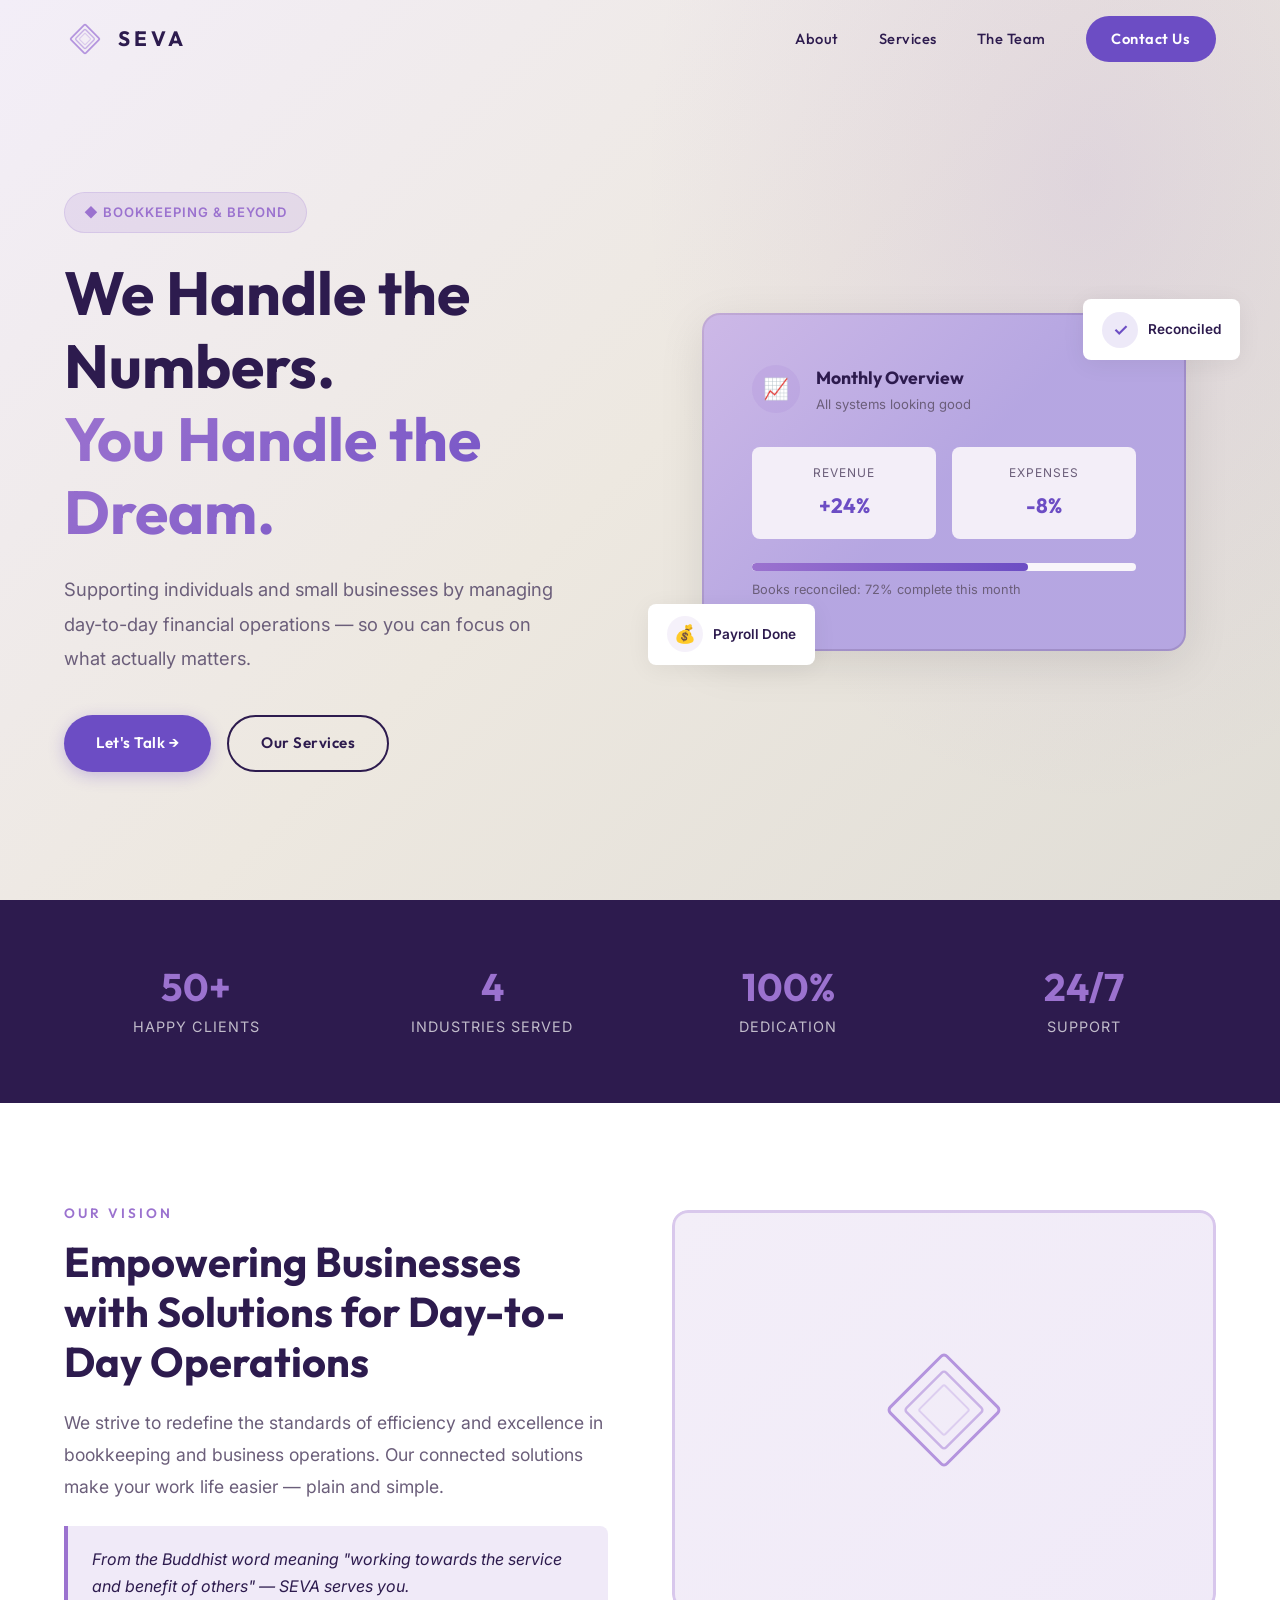
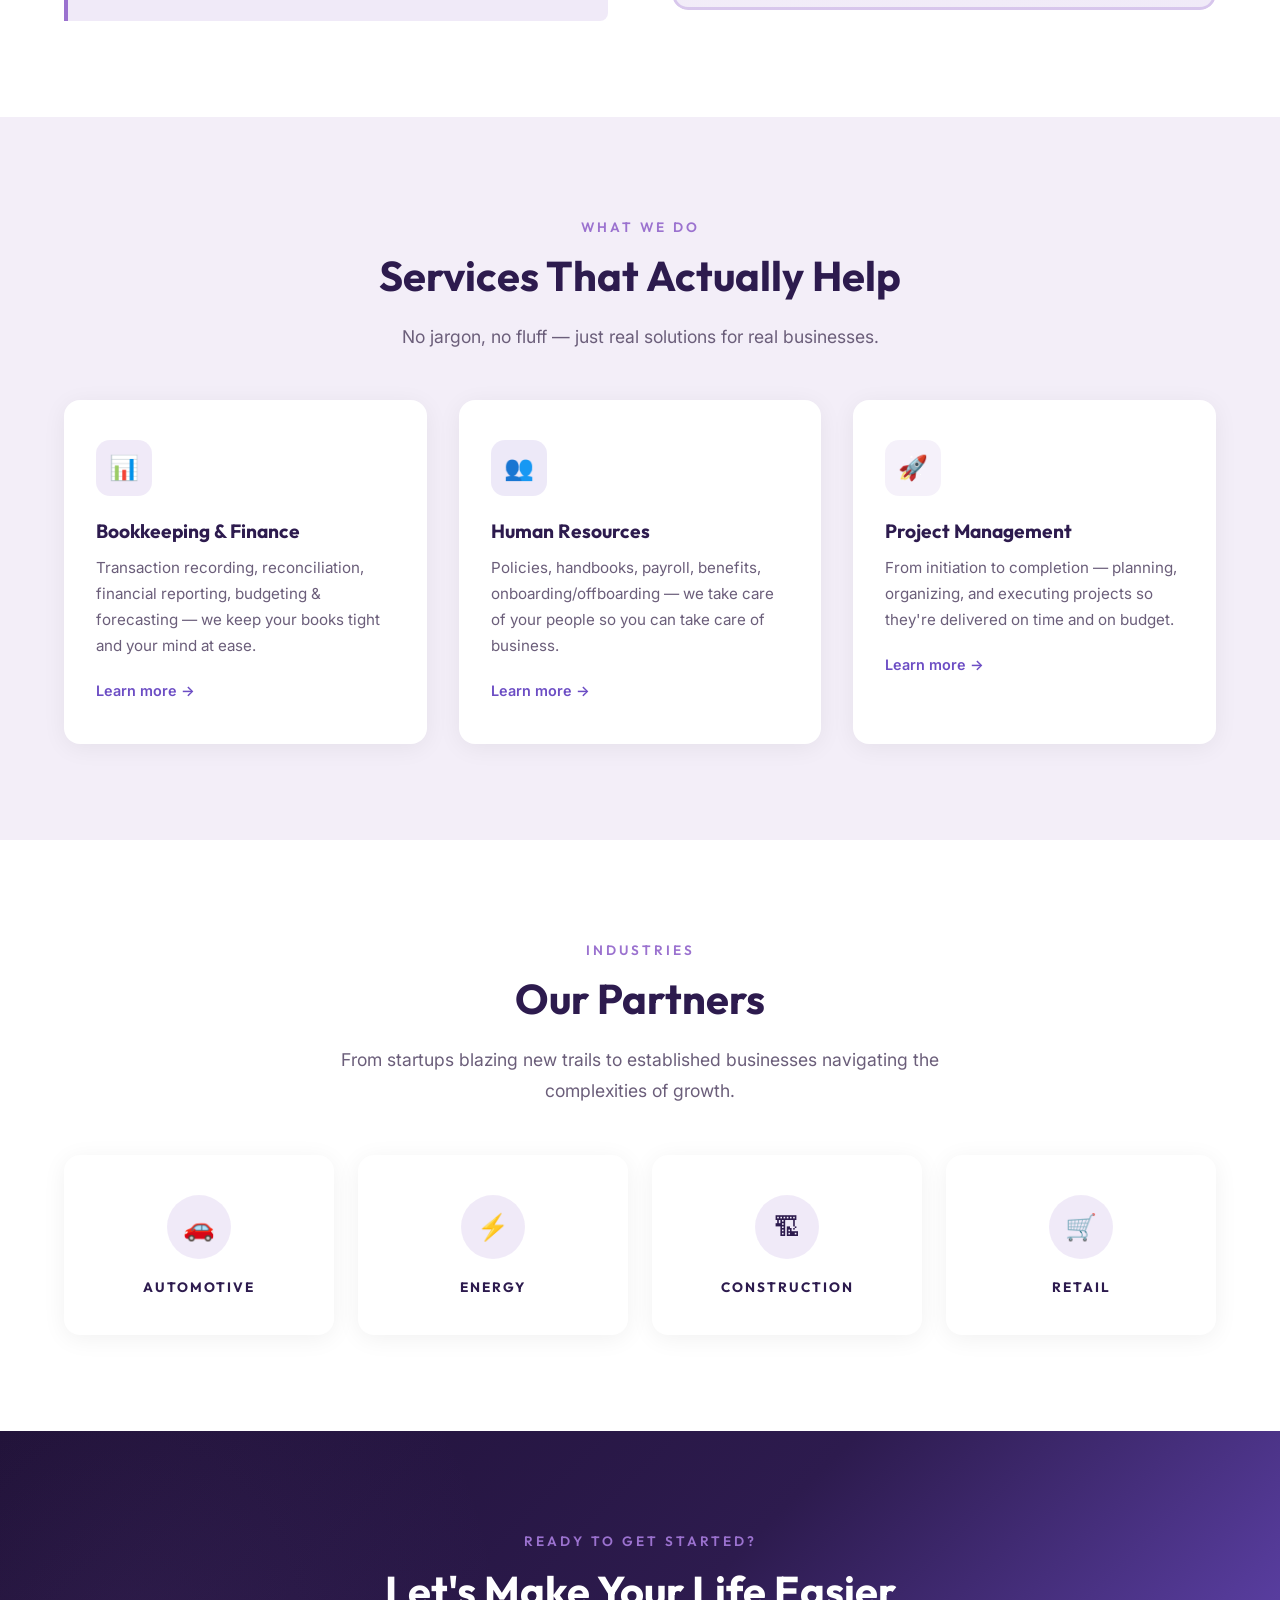
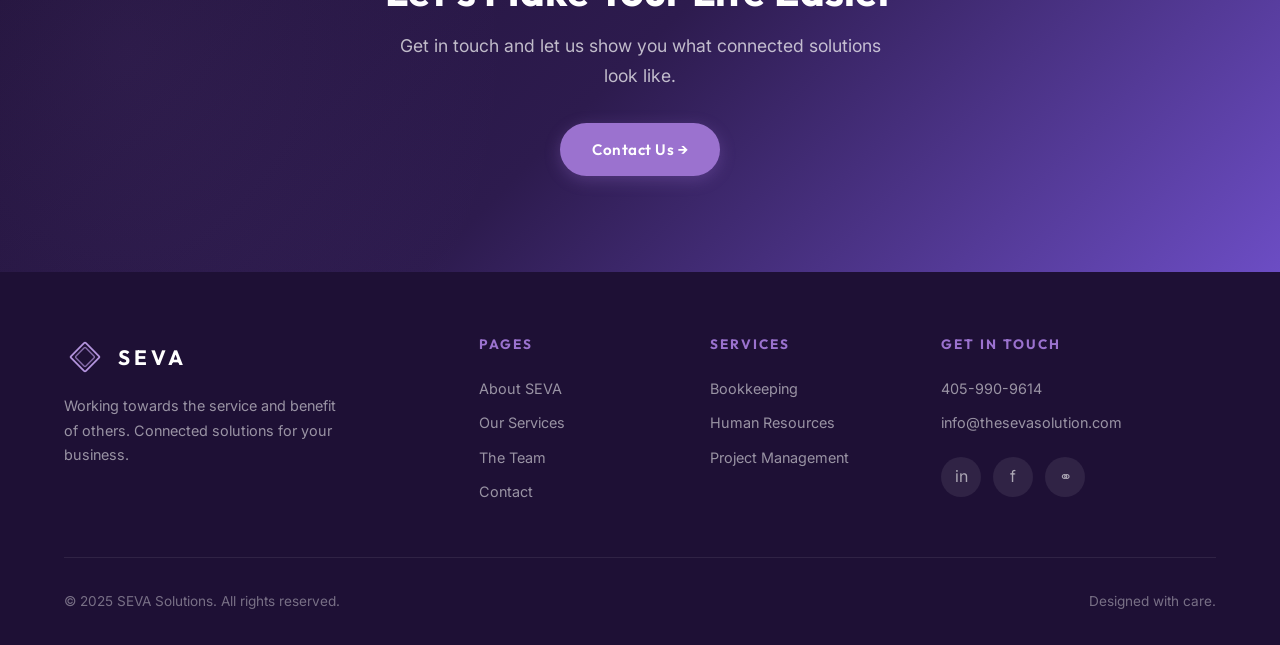
<file: index.html>
<!DOCTYPE html>
<html lang="en">
<head>
  <meta charset="UTF-8">
  <meta name="viewport" content="width=device-width, initial-scale=1.0">
  <title>SEVA Solutions — Connected Solutions for Your Business</title>
  <meta name="description" content="SEVA Solutions provides bookkeeping, HR, and project management services for small businesses. We make your work life easier.">
  <link rel="preconnect" href="https://fonts.googleapis.com">
  <link rel="preconnect" href="https://fonts.gstatic.com" crossorigin>
  <link href="https://fonts.googleapis.com/css2?family=Inter:wght@400;500;600&family=Outfit:wght@500;600;700;800&display=swap" rel="stylesheet">
  <link rel="stylesheet" href="styles.css">
</head>
<body>

  <!-- Navigation -->
  <nav class="navbar" id="navbar">
    <div class="container">
      <a href="index.html" class="nav-logo">
        <svg viewBox="0 0 60 60" fill="none" xmlns="http://www.w3.org/2000/svg">
          <rect x="15" y="15" width="30" height="30" rx="2" stroke="#B494DE" stroke-width="2.5" transform="rotate(45 30 30)"/>
          <rect x="20" y="20" width="20" height="20" rx="2" stroke="#B494DE" stroke-width="2" transform="rotate(45 30 30)" opacity="0.7"/>
          <rect x="24" y="24" width="12" height="12" rx="1.5" stroke="#B494DE" stroke-width="1.5" transform="rotate(45 30 30)" opacity="0.4"/>
        </svg>
        SEVA
      </a>
      <div class="nav-links" id="navLinks">
        <a href="about.html">About</a>
        <a href="services.html">Services</a>
        <a href="team.html">The Team</a>
        <a href="contact.html" class="nav-cta">Contact Us</a>
      </div>
      <button class="nav-toggle" id="navToggle" aria-label="Toggle menu">
        <span></span><span></span><span></span>
      </button>
    </div>
  </nav>

  <!-- Hero -->
  <section class="hero">
    <div class="container">
      <div class="hero-content">
        <div class="hero-badge">&#9670; Bookkeeping &amp; Beyond</div>
        <h1>
          We Handle the Numbers.
          <span>You Handle the Dream.</span>
        </h1>
        <p class="hero-desc">
          Supporting individuals and small businesses by managing day-to-day financial operations — so you can focus on what actually matters.
        </p>
        <div class="hero-buttons">
          <a href="contact.html" class="btn btn-primary">Let's Talk &rarr;</a>
          <a href="services.html" class="btn btn-outline">Our Services</a>
        </div>
      </div>
      <div class="hero-visual">
        <div class="hero-card">
          <div style="display:flex; align-items:center; gap:1rem; margin-bottom:2rem;">
            <div style="width:48px;height:48px;border-radius:50%;background:var(--gold-glow);display:flex;align-items:center;justify-content:center;font-size:1.3rem;">&#128200;</div>
            <div>
              <div style="font-family:var(--font-heading);font-weight:700;font-size:1.1rem;">Monthly Overview</div>
              <div style="font-size:0.82rem;color:var(--gray-600);">All systems looking good</div>
            </div>
          </div>
          <div style="display:flex;gap:1rem;margin-bottom:1.5rem;">
            <div style="flex:1;padding:1rem;background:var(--cream);border-radius:var(--radius-sm);text-align:center;">
              <div style="font-size:0.75rem;color:var(--gray-600);text-transform:uppercase;letter-spacing:1px;margin-bottom:0.3rem;">Revenue</div>
              <div style="font-family:var(--font-heading);font-weight:700;font-size:1.3rem;color:var(--teal);">+24%</div>
            </div>
            <div style="flex:1;padding:1rem;background:var(--cream);border-radius:var(--radius-sm);text-align:center;">
              <div style="font-size:0.75rem;color:var(--gray-600);text-transform:uppercase;letter-spacing:1px;margin-bottom:0.3rem;">Expenses</div>
              <div style="font-family:var(--font-heading);font-weight:700;font-size:1.3rem;color:var(--coral);">-8%</div>
            </div>
          </div>
          <div style="height:8px;background:var(--gray-100);border-radius:4px;overflow:hidden;">
            <div style="width:72%;height:100%;background:linear-gradient(90deg,var(--gold),var(--coral));border-radius:4px;"></div>
          </div>
          <div style="font-size:0.8rem;color:var(--gray-600);margin-top:0.5rem;">Books reconciled: 72% complete this month</div>
        </div>
        <div class="floating-badge top-right">
          <div class="icon" style="background:rgba(108,77,196,0.12);color:var(--teal);">&#10003;</div>
          Reconciled
        </div>
        <div class="floating-badge bottom-left">
          <div class="icon" style="background:rgba(155,114,207,0.1);color:var(--coral);">&#128176;</div>
          Payroll Done
        </div>
      </div>
    </div>
  </section>

  <!-- Stats Bar -->
  <section class="stats-bar">
    <div class="container">
      <div class="stat-item reveal">
        <h3>50+</h3>
        <p>Happy Clients</p>
      </div>
      <div class="stat-item reveal">
        <h3>4</h3>
        <p>Industries Served</p>
      </div>
      <div class="stat-item reveal">
        <h3>100%</h3>
        <p>Dedication</p>
      </div>
      <div class="stat-item reveal">
        <h3>24/7</h3>
        <p>Support</p>
      </div>
    </div>
  </section>

  <!-- Vision Section -->
  <section class="section" id="vision">
    <div class="container">
      <div class="about-grid">
        <div class="about-content reveal">
          <div class="section-label">Our Vision</div>
          <h2 class="section-title">Empowering Businesses with Solutions for Day-to-Day Operations</h2>
          <p class="section-desc">
            We strive to redefine the standards of efficiency and excellence in bookkeeping and business operations. Our connected solutions make your work life easier — plain and simple.
          </p>
          <div class="highlight-box">
            From the Buddhist word meaning "working towards the service and benefit of others" — SEVA serves you.
          </div>
        </div>
        <div class="about-img-wrap reveal">
          <div style="width:100%;height:400px;background:linear-gradient(135deg, var(--cream), var(--gold-glow));border-radius:var(--radius);display:flex;align-items:center;justify-content:center;">
            <svg viewBox="0 0 200 200" width="200" fill="none" xmlns="http://www.w3.org/2000/svg">
              <rect x="60" y="60" width="80" height="80" rx="4" stroke="#B494DE" stroke-width="3" transform="rotate(45 100 100)"/>
              <rect x="72" y="72" width="56" height="56" rx="3" stroke="#B494DE" stroke-width="2.5" transform="rotate(45 100 100)" opacity="0.65"/>
              <rect x="82" y="82" width="36" height="36" rx="2" stroke="#B494DE" stroke-width="2" transform="rotate(45 100 100)" opacity="0.35"/>
            </svg>
          </div>
        </div>
      </div>
    </div>
  </section>

  <!-- Services Preview -->
  <section class="section section-alt" id="services">
    <div class="container">
      <div style="text-align:center; margin-bottom:1rem;">
        <div class="section-label">What We Do</div>
        <h2 class="section-title">Services That Actually Help</h2>
        <p class="section-desc" style="margin:0 auto;">No jargon, no fluff — just real solutions for real businesses.</p>
      </div>
      <div class="services-grid">
        <div class="service-card reveal">
          <div class="card-icon" style="background:var(--gold-glow);color:var(--gold);">&#128202;</div>
          <h3>Bookkeeping &amp; Finance</h3>
          <p>Transaction recording, reconciliation, financial reporting, budgeting & forecasting — we keep your books tight and your mind at ease.</p>
          <a href="services.html" class="card-link">Learn more &rarr;</a>
        </div>
        <div class="service-card reveal">
          <div class="card-icon" style="background:rgba(108,77,196,0.12);color:var(--teal);">&#128101;</div>
          <h3>Human Resources</h3>
          <p>Policies, handbooks, payroll, benefits, onboarding/offboarding — we take care of your people so you can take care of business.</p>
          <a href="services.html" class="card-link">Learn more &rarr;</a>
        </div>
        <div class="service-card reveal">
          <div class="card-icon" style="background:rgba(155,114,207,0.1);color:var(--coral);">&#128640;</div>
          <h3>Project Management</h3>
          <p>From initiation to completion — planning, organizing, and executing projects so they're delivered on time and on budget.</p>
          <a href="services.html" class="card-link">Learn more &rarr;</a>
        </div>
      </div>
    </div>
  </section>

  <!-- Industries -->
  <section class="section" id="industries">
    <div class="container">
      <div style="text-align:center; margin-bottom:1rem;">
        <div class="section-label">Industries</div>
        <h2 class="section-title">Our Partners</h2>
        <p class="section-desc" style="margin:0 auto;">From startups blazing new trails to established businesses navigating the complexities of growth.</p>
      </div>
      <div class="industries-grid">
        <div class="industry-card reveal">
          <div class="ind-icon">&#128663;</div>
          <h4>Automotive</h4>
        </div>
        <div class="industry-card reveal">
          <div class="ind-icon">&#9889;</div>
          <h4>Energy</h4>
        </div>
        <div class="industry-card reveal">
          <div class="ind-icon">&#127959;</div>
          <h4>Construction</h4>
        </div>
        <div class="industry-card reveal">
          <div class="ind-icon">&#128722;</div>
          <h4>Retail</h4>
        </div>
      </div>
    </div>
  </section>

  <!-- CTA -->
  <section class="cta-section">
    <div class="container">
      <div class="section-label">Ready to get started?</div>
      <h2>Let's Make Your Life Easier</h2>
      <p>Get in touch and let us show you what connected solutions look like.</p>
      <a href="contact.html" class="btn btn-gold">Contact Us &rarr;</a>
    </div>
  </section>

  <!-- Footer -->
  <footer class="footer">
    <div class="container">
      <div class="footer-grid">
        <div class="footer-brand">
          <a href="index.html" class="nav-logo" style="color:var(--white);">
            <svg viewBox="0 0 60 60" fill="none" xmlns="http://www.w3.org/2000/svg" width="36" height="36">
              <rect x="15" y="15" width="30" height="30" rx="2" stroke="#B494DE" stroke-width="2.5" transform="rotate(45 30 30)"/>
              <rect x="20" y="20" width="20" height="20" rx="2" stroke="#B494DE" stroke-width="2" transform="rotate(45 30 30)" opacity="0.7"/>
            </svg>
            SEVA
          </a>
          <p>Working towards the service and benefit of others. Connected solutions for your business.</p>
        </div>
        <div>
          <h4>Pages</h4>
          <div class="footer-links">
            <a href="about.html">About SEVA</a>
            <a href="services.html">Our Services</a>
            <a href="team.html">The Team</a>
            <a href="contact.html">Contact</a>
          </div>
        </div>
        <div>
          <h4>Services</h4>
          <div class="footer-links">
            <a href="services.html">Bookkeeping</a>
            <a href="services.html">Human Resources</a>
            <a href="services.html">Project Management</a>
          </div>
        </div>
        <div>
          <h4>Get In Touch</h4>
          <div class="footer-links">
            <a href="tel:4059909614">405-990-9614</a>
            <a href="mailto:info@thesevasolution.com">info@thesevasolution.com</a>
          </div>
          <div class="footer-social">
            <a href="https://www.linkedin.com/company/seva/about/" target="_blank" rel="noopener" aria-label="LinkedIn">in</a>
            <a href="https://www.facebook.com/profile.php?id=100067844693832" target="_blank" rel="noopener" aria-label="Facebook">f</a>
            <a href="https://www.instagram.com/sevasolutions" target="_blank" rel="noopener" aria-label="Instagram">&#9901;</a>
          </div>
        </div>
      </div>
      <div class="footer-bottom">
        <span>&copy; 2025 SEVA Solutions. All rights reserved.</span>
        <span>Designed with care.</span>
      </div>
    </div>
  </footer>

  <script>
    // Navbar scroll effect
    const navbar = document.getElementById('navbar');
    window.addEventListener('scroll', () => {
      navbar.classList.toggle('scrolled', window.scrollY > 50);
    });

    // Mobile nav toggle
    const navToggle = document.getElementById('navToggle');
    const navLinks = document.getElementById('navLinks');
    navToggle.addEventListener('click', () => {
      navLinks.classList.toggle('open');
    });

    // Scroll reveal
    const reveals = document.querySelectorAll('.reveal');
    const revealObserver = new IntersectionObserver((entries) => {
      entries.forEach(entry => {
        if (entry.isIntersecting) {
          entry.target.classList.add('visible');
        }
      });
    }, { threshold: 0.15 });
    reveals.forEach(el => revealObserver.observe(el));
  </script>
</body>
</html>
</file>
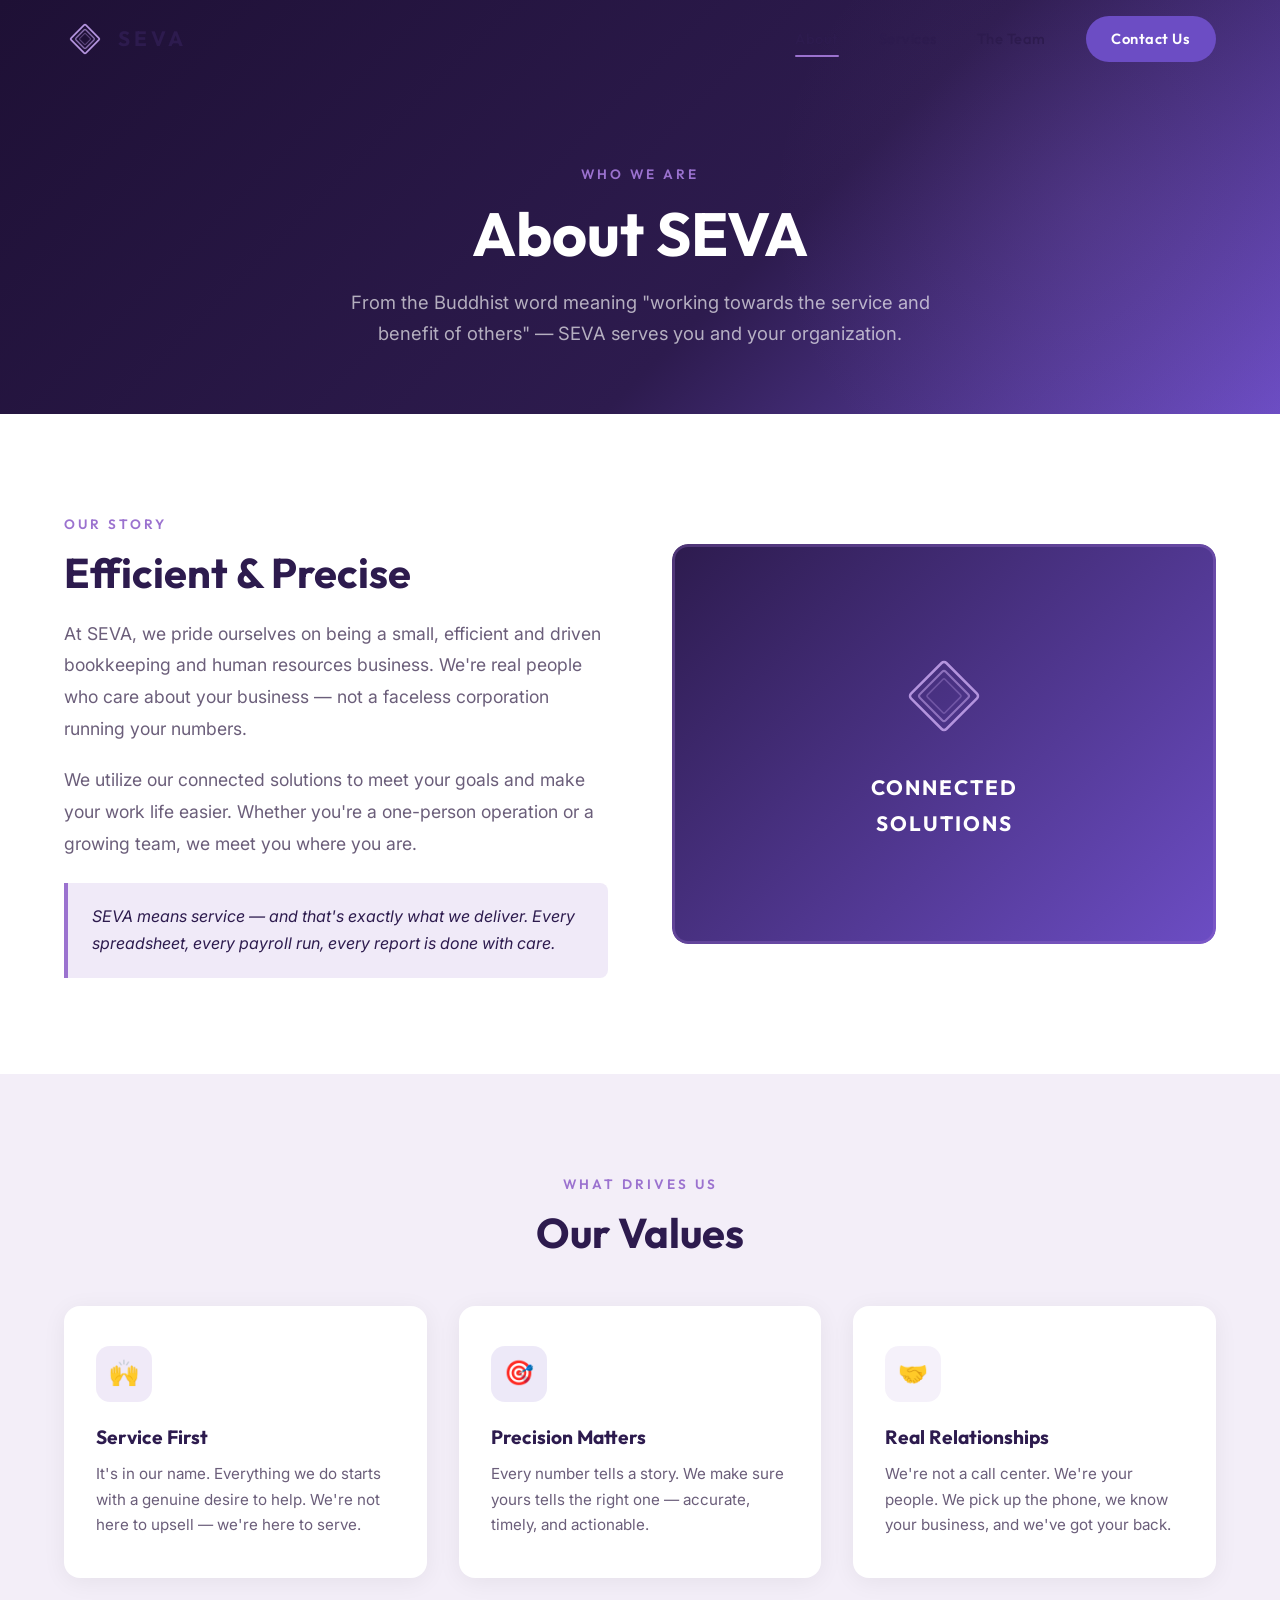
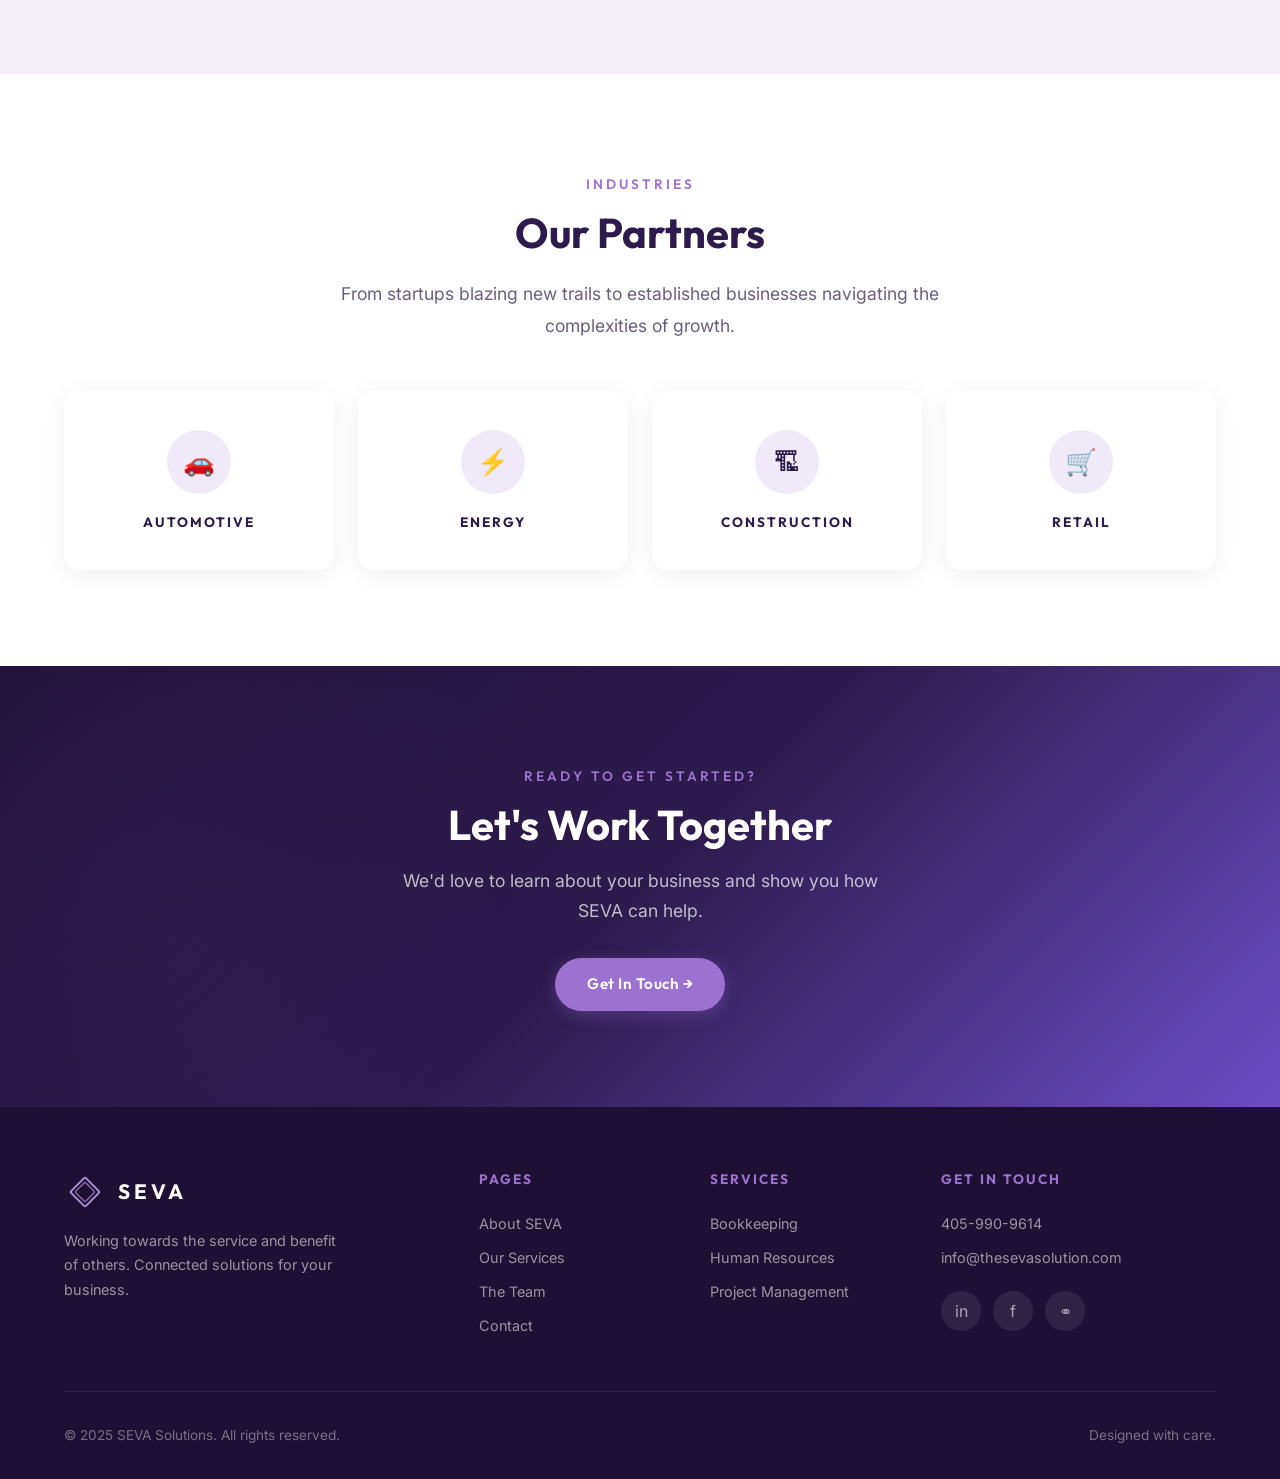
<file: about.html>
<!DOCTYPE html>
<html lang="en">
<head>
  <meta charset="UTF-8">
  <meta name="viewport" content="width=device-width, initial-scale=1.0">
  <title>About SEVA — Our Story &amp; Mission</title>
  <meta name="description" content="Learn about SEVA Solutions — a small, efficient bookkeeping and HR business dedicated to serving others.">
  <link rel="preconnect" href="https://fonts.googleapis.com">
  <link rel="preconnect" href="https://fonts.gstatic.com" crossorigin>
  <link href="https://fonts.googleapis.com/css2?family=Inter:wght@400;500;600&family=Outfit:wght@500;600;700;800&display=swap" rel="stylesheet">
  <link rel="stylesheet" href="styles.css">
</head>
<body>

  <!-- Navigation -->
  <nav class="navbar scrolled" id="navbar">
    <div class="container">
      <a href="index.html" class="nav-logo">
        <svg viewBox="0 0 60 60" fill="none" xmlns="http://www.w3.org/2000/svg">
          <rect x="15" y="15" width="30" height="30" rx="2" stroke="#B494DE" stroke-width="2.5" transform="rotate(45 30 30)"/>
          <rect x="20" y="20" width="20" height="20" rx="2" stroke="#B494DE" stroke-width="2" transform="rotate(45 30 30)" opacity="0.7"/>
          <rect x="24" y="24" width="12" height="12" rx="1.5" stroke="#B494DE" stroke-width="1.5" transform="rotate(45 30 30)" opacity="0.4"/>
        </svg>
        SEVA
      </a>
      <div class="nav-links" id="navLinks">
        <a href="about.html" class="active">About</a>
        <a href="services.html">Services</a>
        <a href="team.html">The Team</a>
        <a href="contact.html" class="nav-cta">Contact Us</a>
      </div>
      <button class="nav-toggle" id="navToggle" aria-label="Toggle menu">
        <span></span><span></span><span></span>
      </button>
    </div>
  </nav>

  <!-- Page Header -->
  <section class="page-header">
    <div class="container">
      <div class="section-label" style="color:var(--gold);">Who We Are</div>
      <h1>About SEVA</h1>
      <p>From the Buddhist word meaning "working towards the service and benefit of others" — SEVA serves you and your organization.</p>
    </div>
  </section>

  <!-- Mission / Story -->
  <section class="section">
    <div class="container">
      <div class="about-grid">
        <div class="about-content reveal">
          <div class="section-label">Our Story</div>
          <h2 class="section-title">Efficient &amp; Precise</h2>
          <p class="section-desc">
            At SEVA, we pride ourselves on being a small, efficient and driven bookkeeping and human resources business. We're real people who care about your business — not a faceless corporation running your numbers.
          </p>
          <p class="section-desc" style="margin-top:1.25rem;">
            We utilize our connected solutions to meet your goals and make your work life easier. Whether you're a one-person operation or a growing team, we meet you where you are.
          </p>
          <div class="highlight-box">
            SEVA means service — and that's exactly what we deliver. Every spreadsheet, every payroll run, every report is done with care.
          </div>
        </div>
        <div class="about-img-wrap reveal">
          <div style="width:100%;height:400px;background:linear-gradient(135deg, var(--navy), var(--teal));border-radius:var(--radius);display:flex;align-items:center;justify-content:center;flex-direction:column;gap:1.5rem;color:var(--white);padding:3rem;">
            <svg viewBox="0 0 120 120" width="100" fill="none" xmlns="http://www.w3.org/2000/svg">
              <rect x="30" y="30" width="60" height="60" rx="4" stroke="#B494DE" stroke-width="3" transform="rotate(45 60 60)"/>
              <rect x="38" y="38" width="44" height="44" rx="3" stroke="#B494DE" stroke-width="2.5" transform="rotate(45 60 60)" opacity="0.65"/>
              <rect x="45" y="45" width="30" height="30" rx="2" stroke="#B494DE" stroke-width="2" transform="rotate(45 60 60)" opacity="0.35"/>
            </svg>
            <div style="font-family:var(--font-heading);font-size:1.3rem;font-weight:700;text-align:center;letter-spacing:2px;">CONNECTED<br>SOLUTIONS</div>
          </div>
        </div>
      </div>
    </div>
  </section>

  <!-- Values -->
  <section class="section section-alt">
    <div class="container">
      <div style="text-align:center;margin-bottom:1rem;">
        <div class="section-label">What Drives Us</div>
        <h2 class="section-title">Our Values</h2>
      </div>
      <div class="services-grid">
        <div class="service-card reveal">
          <div class="card-icon" style="background:var(--gold-glow);color:var(--gold);">&#128588;</div>
          <h3>Service First</h3>
          <p>It's in our name. Everything we do starts with a genuine desire to help. We're not here to upsell — we're here to serve.</p>
        </div>
        <div class="service-card reveal">
          <div class="card-icon" style="background:rgba(108,77,196,0.12);color:var(--teal);">&#127919;</div>
          <h3>Precision Matters</h3>
          <p>Every number tells a story. We make sure yours tells the right one — accurate, timely, and actionable.</p>
        </div>
        <div class="service-card reveal">
          <div class="card-icon" style="background:rgba(155,114,207,0.1);color:var(--coral);">&#129309;</div>
          <h3>Real Relationships</h3>
          <p>We're not a call center. We're your people. We pick up the phone, we know your business, and we've got your back.</p>
        </div>
      </div>
    </div>
  </section>

  <!-- Industries -->
  <section class="section">
    <div class="container">
      <div style="text-align:center;margin-bottom:1rem;">
        <div class="section-label">Industries</div>
        <h2 class="section-title">Our Partners</h2>
        <p class="section-desc" style="margin:0 auto;">From startups blazing new trails to established businesses navigating the complexities of growth.</p>
      </div>
      <div class="industries-grid">
        <div class="industry-card reveal">
          <div class="ind-icon">&#128663;</div>
          <h4>Automotive</h4>
        </div>
        <div class="industry-card reveal">
          <div class="ind-icon">&#9889;</div>
          <h4>Energy</h4>
        </div>
        <div class="industry-card reveal">
          <div class="ind-icon">&#127959;</div>
          <h4>Construction</h4>
        </div>
        <div class="industry-card reveal">
          <div class="ind-icon">&#128722;</div>
          <h4>Retail</h4>
        </div>
      </div>
    </div>
  </section>

  <!-- CTA -->
  <section class="cta-section">
    <div class="container">
      <div class="section-label">Ready to get started?</div>
      <h2>Let's Work Together</h2>
      <p>We'd love to learn about your business and show you how SEVA can help.</p>
      <a href="contact.html" class="btn btn-gold">Get In Touch &rarr;</a>
    </div>
  </section>

  <!-- Footer -->
  <footer class="footer">
    <div class="container">
      <div class="footer-grid">
        <div class="footer-brand">
          <a href="index.html" class="nav-logo" style="color:var(--white);">
            <svg viewBox="0 0 60 60" fill="none" xmlns="http://www.w3.org/2000/svg" width="36" height="36">
              <rect x="15" y="15" width="30" height="30" rx="2" stroke="#B494DE" stroke-width="2.5" transform="rotate(45 30 30)"/>
              <rect x="20" y="20" width="20" height="20" rx="2" stroke="#B494DE" stroke-width="2" transform="rotate(45 30 30)" opacity="0.7"/>
            </svg>
            SEVA
          </a>
          <p>Working towards the service and benefit of others. Connected solutions for your business.</p>
        </div>
        <div>
          <h4>Pages</h4>
          <div class="footer-links">
            <a href="about.html">About SEVA</a>
            <a href="services.html">Our Services</a>
            <a href="team.html">The Team</a>
            <a href="contact.html">Contact</a>
          </div>
        </div>
        <div>
          <h4>Services</h4>
          <div class="footer-links">
            <a href="services.html">Bookkeeping</a>
            <a href="services.html">Human Resources</a>
            <a href="services.html">Project Management</a>
          </div>
        </div>
        <div>
          <h4>Get In Touch</h4>
          <div class="footer-links">
            <a href="tel:4059909614">405-990-9614</a>
            <a href="mailto:info@thesevasolution.com">info@thesevasolution.com</a>
          </div>
          <div class="footer-social">
            <a href="https://www.linkedin.com/company/seva/about/" target="_blank" rel="noopener" aria-label="LinkedIn">in</a>
            <a href="https://www.facebook.com/profile.php?id=100067844693832" target="_blank" rel="noopener" aria-label="Facebook">f</a>
            <a href="https://www.instagram.com/sevasolutions" target="_blank" rel="noopener" aria-label="Instagram">&#9901;</a>
          </div>
        </div>
      </div>
      <div class="footer-bottom">
        <span>&copy; 2025 SEVA Solutions. All rights reserved.</span>
        <span>Designed with care.</span>
      </div>
    </div>
  </footer>

  <script>
    const navbar = document.getElementById('navbar');
    window.addEventListener('scroll', () => {
      navbar.classList.toggle('scrolled', window.scrollY > 50);
    });
    const navToggle = document.getElementById('navToggle');
    const navLinks = document.getElementById('navLinks');
    navToggle.addEventListener('click', () => navLinks.classList.toggle('open'));
    const reveals = document.querySelectorAll('.reveal');
    const revealObserver = new IntersectionObserver((entries) => {
      entries.forEach(entry => { if (entry.isIntersecting) entry.target.classList.add('visible'); });
    }, { threshold: 0.15 });
    reveals.forEach(el => revealObserver.observe(el));
  </script>
</body>
</html>
</file>
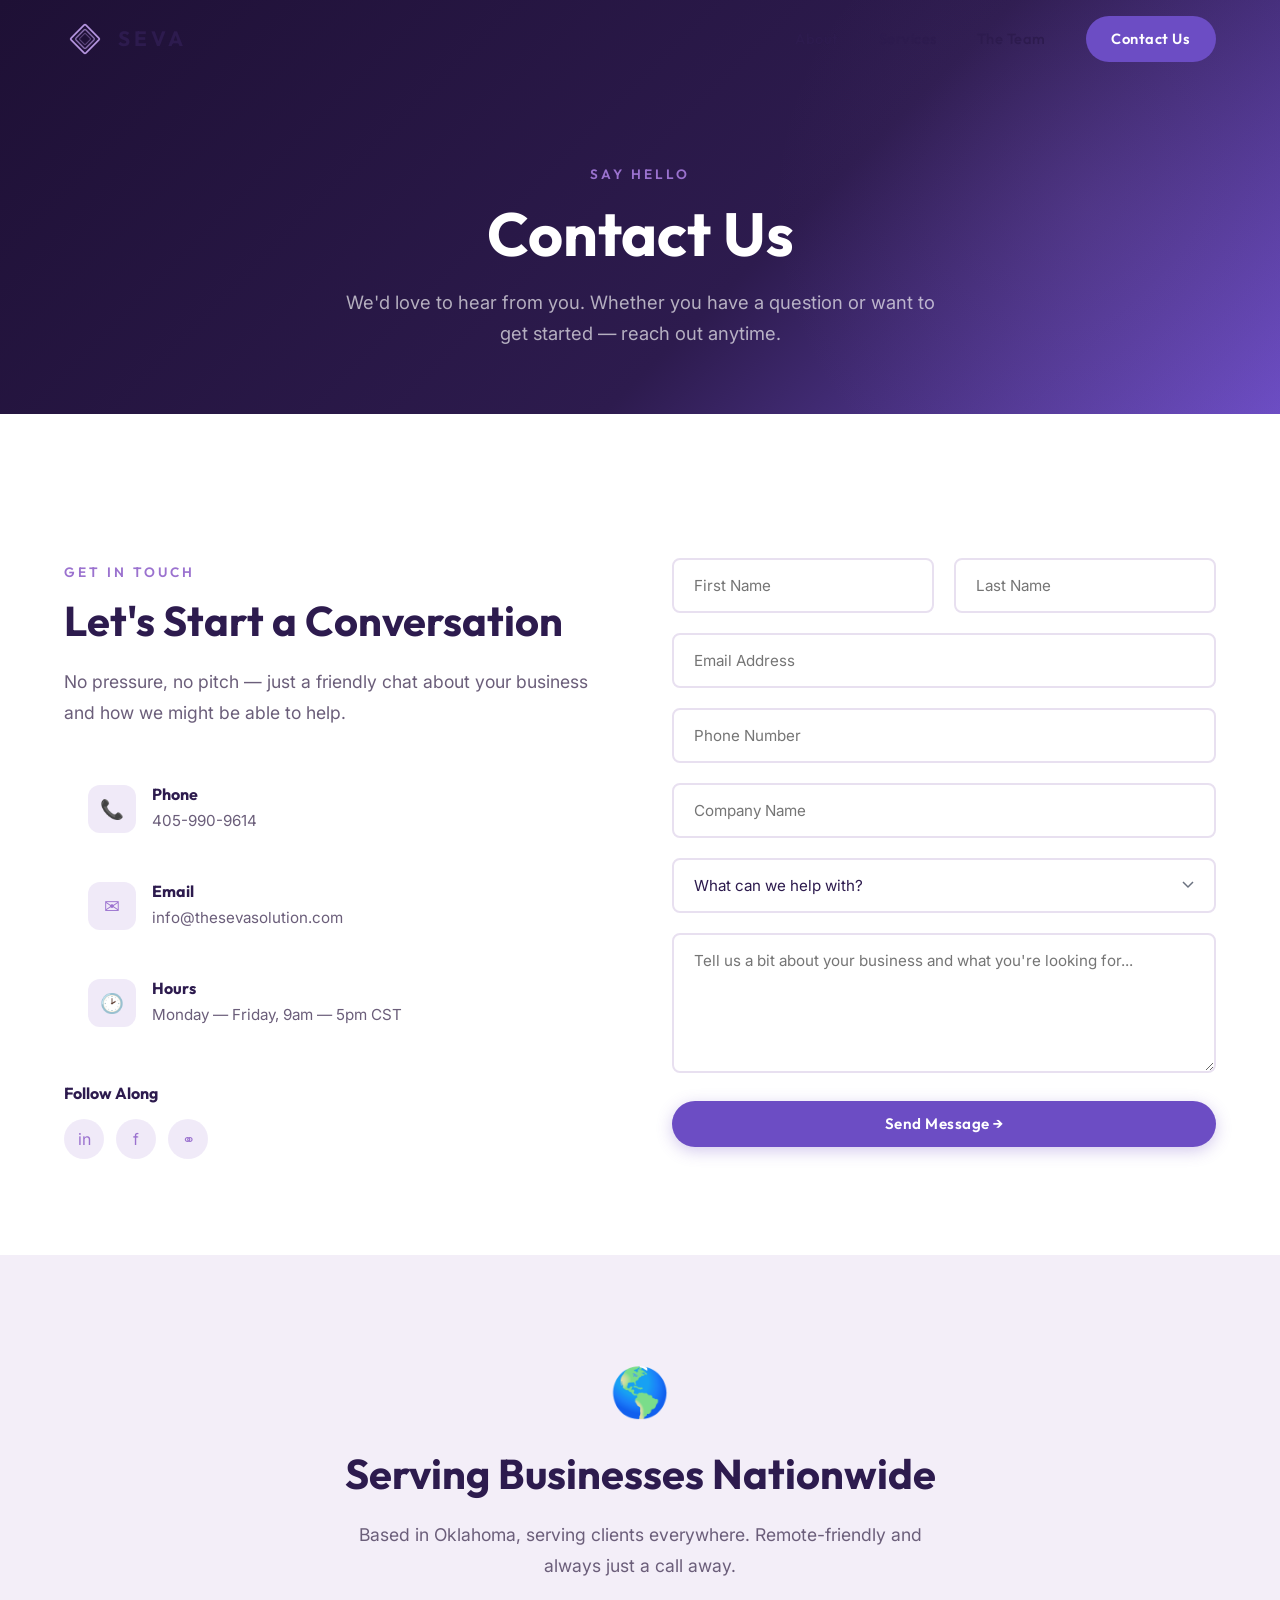
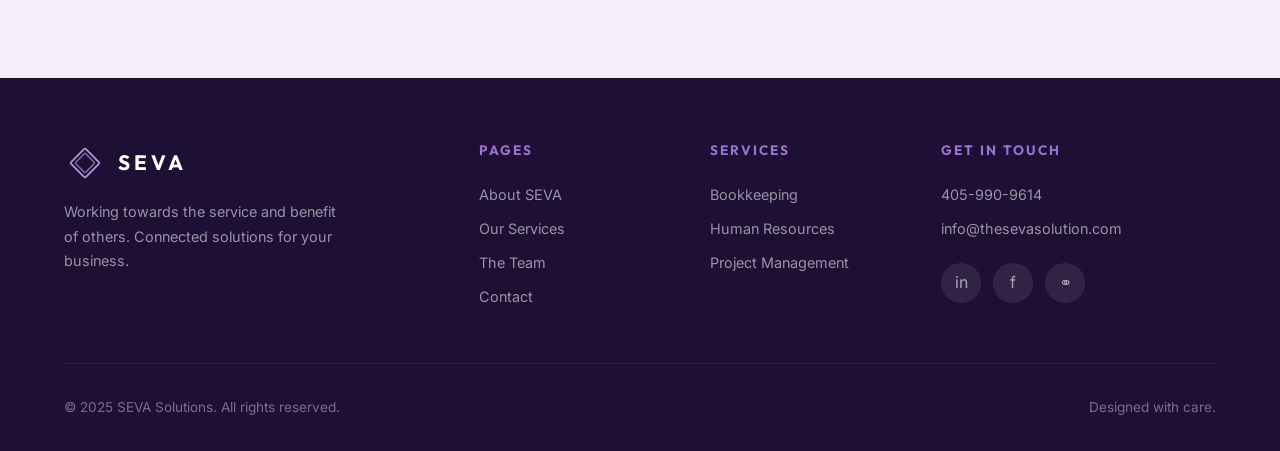
<file: contact.html>
<!DOCTYPE html>
<html lang="en">
<head>
  <meta charset="UTF-8">
  <meta name="viewport" content="width=device-width, initial-scale=1.0">
  <title>Contact Us — SEVA Solutions</title>
  <meta name="description" content="Get in touch with SEVA Solutions. We'd love to hear about your business and how we can help.">
  <link rel="preconnect" href="https://fonts.googleapis.com">
  <link rel="preconnect" href="https://fonts.gstatic.com" crossorigin>
  <link href="https://fonts.googleapis.com/css2?family=Inter:wght@400;500;600&family=Outfit:wght@500;600;700;800&display=swap" rel="stylesheet">
  <link rel="stylesheet" href="styles.css">
</head>
<body>

  <!-- Navigation -->
  <nav class="navbar scrolled" id="navbar">
    <div class="container">
      <a href="index.html" class="nav-logo">
        <svg viewBox="0 0 60 60" fill="none" xmlns="http://www.w3.org/2000/svg">
          <rect x="15" y="15" width="30" height="30" rx="2" stroke="#B494DE" stroke-width="2.5" transform="rotate(45 30 30)"/>
          <rect x="20" y="20" width="20" height="20" rx="2" stroke="#B494DE" stroke-width="2" transform="rotate(45 30 30)" opacity="0.7"/>
          <rect x="24" y="24" width="12" height="12" rx="1.5" stroke="#B494DE" stroke-width="1.5" transform="rotate(45 30 30)" opacity="0.4"/>
        </svg>
        SEVA
      </a>
      <div class="nav-links" id="navLinks">
        <a href="about.html">About</a>
        <a href="services.html">Services</a>
        <a href="team.html">The Team</a>
        <a href="contact.html" class="nav-cta active">Contact Us</a>
      </div>
      <button class="nav-toggle" id="navToggle" aria-label="Toggle menu">
        <span></span><span></span><span></span>
      </button>
    </div>
  </nav>

  <!-- Page Header -->
  <section class="page-header">
    <div class="container">
      <div class="section-label" style="color:var(--gold);">Say Hello</div>
      <h1>Contact Us</h1>
      <p>We'd love to hear from you. Whether you have a question or want to get started — reach out anytime.</p>
    </div>
  </section>

  <!-- Contact Section -->
  <section class="section">
    <div class="container">
      <div class="contact-grid">

        <!-- Contact Info -->
        <div class="reveal">
          <div class="section-label">Get In Touch</div>
          <h2 class="section-title">Let's Start a Conversation</h2>
          <p class="section-desc" style="margin-bottom:2rem;">No pressure, no pitch — just a friendly chat about your business and how we might be able to help.</p>

          <div class="contact-info-card">
            <div class="ci-icon">&#128222;</div>
            <div>
              <h4>Phone</h4>
              <p><a href="tel:4059909614" style="color:var(--gray-600);">405-990-9614</a></p>
            </div>
          </div>

          <div class="contact-info-card">
            <div class="ci-icon">&#9993;</div>
            <div>
              <h4>Email</h4>
              <p><a href="mailto:info@thesevasolution.com" style="color:var(--gray-600);">info@thesevasolution.com</a></p>
            </div>
          </div>

          <div class="contact-info-card">
            <div class="ci-icon">&#128337;</div>
            <div>
              <h4>Hours</h4>
              <p>Monday — Friday, 9am — 5pm CST</p>
            </div>
          </div>

          <div style="margin-top:2rem;">
            <h4 style="font-family:var(--font-heading);margin-bottom:0.75rem;">Follow Along</h4>
            <div class="footer-social">
              <a href="https://www.linkedin.com/company/seva/about/" target="_blank" rel="noopener" aria-label="LinkedIn" style="background:var(--gold-glow);color:var(--gold);">in</a>
              <a href="https://www.facebook.com/profile.php?id=100067844693832" target="_blank" rel="noopener" aria-label="Facebook" style="background:var(--gold-glow);color:var(--gold);">f</a>
              <a href="https://www.instagram.com/sevasolutions" target="_blank" rel="noopener" aria-label="Instagram" style="background:var(--gold-glow);color:var(--gold);">&#9901;</a>
            </div>
          </div>
        </div>

        <!-- Contact Form -->
        <div class="reveal">
          <form class="contact-form" name="contact" method="POST" data-netlify="true" netlify-honeypot="bot-field">
            <input type="hidden" name="form-name" value="contact">
            <p style="display:none;"><label>Don't fill this out: <input name="bot-field"></label></p>
            <div class="form-row">
              <div class="form-group">
                <input type="text" name="first-name" placeholder="First Name" required>
              </div>
              <div class="form-group">
                <input type="text" name="last-name" placeholder="Last Name" required>
              </div>
            </div>
            <div class="form-group">
              <input type="email" name="email" placeholder="Email Address" required>
            </div>
            <div class="form-group">
              <input type="tel" name="phone" placeholder="Phone Number">
            </div>
            <div class="form-group">
              <input type="text" name="company" placeholder="Company Name">
            </div>
            <div class="form-group">
              <select name="service" style="width:100%;padding:1rem 1.25rem;border:2px solid var(--gray-200);border-radius:var(--radius-sm);font-family:var(--font-body);font-size:0.95rem;color:var(--navy);background:var(--white);outline:none;cursor:pointer;appearance:none;-webkit-appearance:none;background-image:url('data:image/svg+xml;utf8,<svg xmlns=%22http://www.w3.org/2000/svg%22 width=%2212%22 height=%228%22><path d=%22M1 1l5 5 5-5%22 stroke=%22%236B7280%22 stroke-width=%221.5%22 fill=%22none%22/></svg>');background-repeat:no-repeat;background-position:right 1.25rem center;">
                <option value="" disabled selected>What can we help with?</option>
                <option value="bookkeeping">Bookkeeping & Finance</option>
                <option value="hr">Human Resources</option>
                <option value="project-management">Project Management</option>
                <option value="other">Something Else</option>
              </select>
            </div>
            <div class="form-group">
              <textarea name="message" placeholder="Tell us a bit about your business and what you're looking for..." required></textarea>
            </div>
            <button type="submit" class="btn btn-primary" style="width:100%;justify-content:center;">Send Message &rarr;</button>
          </form>
        </div>

      </div>
    </div>
  </section>

  <!-- Map / Location callout -->
  <section class="section section-alt">
    <div class="container" style="text-align:center;max-width:700px;">
      <div style="font-size:3rem;margin-bottom:1rem;">&#127758;</div>
      <h2 class="section-title">Serving Businesses Nationwide</h2>
      <p class="section-desc" style="margin:0 auto;">Based in Oklahoma, serving clients everywhere. Remote-friendly and always just a call away.</p>
    </div>
  </section>

  <!-- Footer -->
  <footer class="footer">
    <div class="container">
      <div class="footer-grid">
        <div class="footer-brand">
          <a href="index.html" class="nav-logo" style="color:var(--white);">
            <svg viewBox="0 0 60 60" fill="none" xmlns="http://www.w3.org/2000/svg" width="36" height="36">
              <rect x="15" y="15" width="30" height="30" rx="2" stroke="#B494DE" stroke-width="2.5" transform="rotate(45 30 30)"/>
              <rect x="20" y="20" width="20" height="20" rx="2" stroke="#B494DE" stroke-width="2" transform="rotate(45 30 30)" opacity="0.7"/>
            </svg>
            SEVA
          </a>
          <p>Working towards the service and benefit of others. Connected solutions for your business.</p>
        </div>
        <div>
          <h4>Pages</h4>
          <div class="footer-links">
            <a href="about.html">About SEVA</a>
            <a href="services.html">Our Services</a>
            <a href="team.html">The Team</a>
            <a href="contact.html">Contact</a>
          </div>
        </div>
        <div>
          <h4>Services</h4>
          <div class="footer-links">
            <a href="services.html">Bookkeeping</a>
            <a href="services.html">Human Resources</a>
            <a href="services.html">Project Management</a>
          </div>
        </div>
        <div>
          <h4>Get In Touch</h4>
          <div class="footer-links">
            <a href="tel:4059909614">405-990-9614</a>
            <a href="mailto:info@thesevasolution.com">info@thesevasolution.com</a>
          </div>
          <div class="footer-social">
            <a href="https://www.linkedin.com/company/seva/about/" target="_blank" rel="noopener" aria-label="LinkedIn">in</a>
            <a href="https://www.facebook.com/profile.php?id=100067844693832" target="_blank" rel="noopener" aria-label="Facebook">f</a>
            <a href="https://www.instagram.com/sevasolutions" target="_blank" rel="noopener" aria-label="Instagram">&#9901;</a>
          </div>
        </div>
      </div>
      <div class="footer-bottom">
        <span>&copy; 2025 SEVA Solutions. All rights reserved.</span>
        <span>Designed with care.</span>
      </div>
    </div>
  </footer>

  <script>
    const navbar = document.getElementById('navbar');
    window.addEventListener('scroll', () => navbar.classList.toggle('scrolled', window.scrollY > 50));
    const navToggle = document.getElementById('navToggle');
    const navLinks = document.getElementById('navLinks');
    navToggle.addEventListener('click', () => navLinks.classList.toggle('open'));
    const reveals = document.querySelectorAll('.reveal');
    const revealObserver = new IntersectionObserver((entries) => {
      entries.forEach(entry => { if (entry.isIntersecting) entry.target.classList.add('visible'); });
    }, { threshold: 0.15 });
    reveals.forEach(el => revealObserver.observe(el));
  </script>
</body>
</html>
</file>
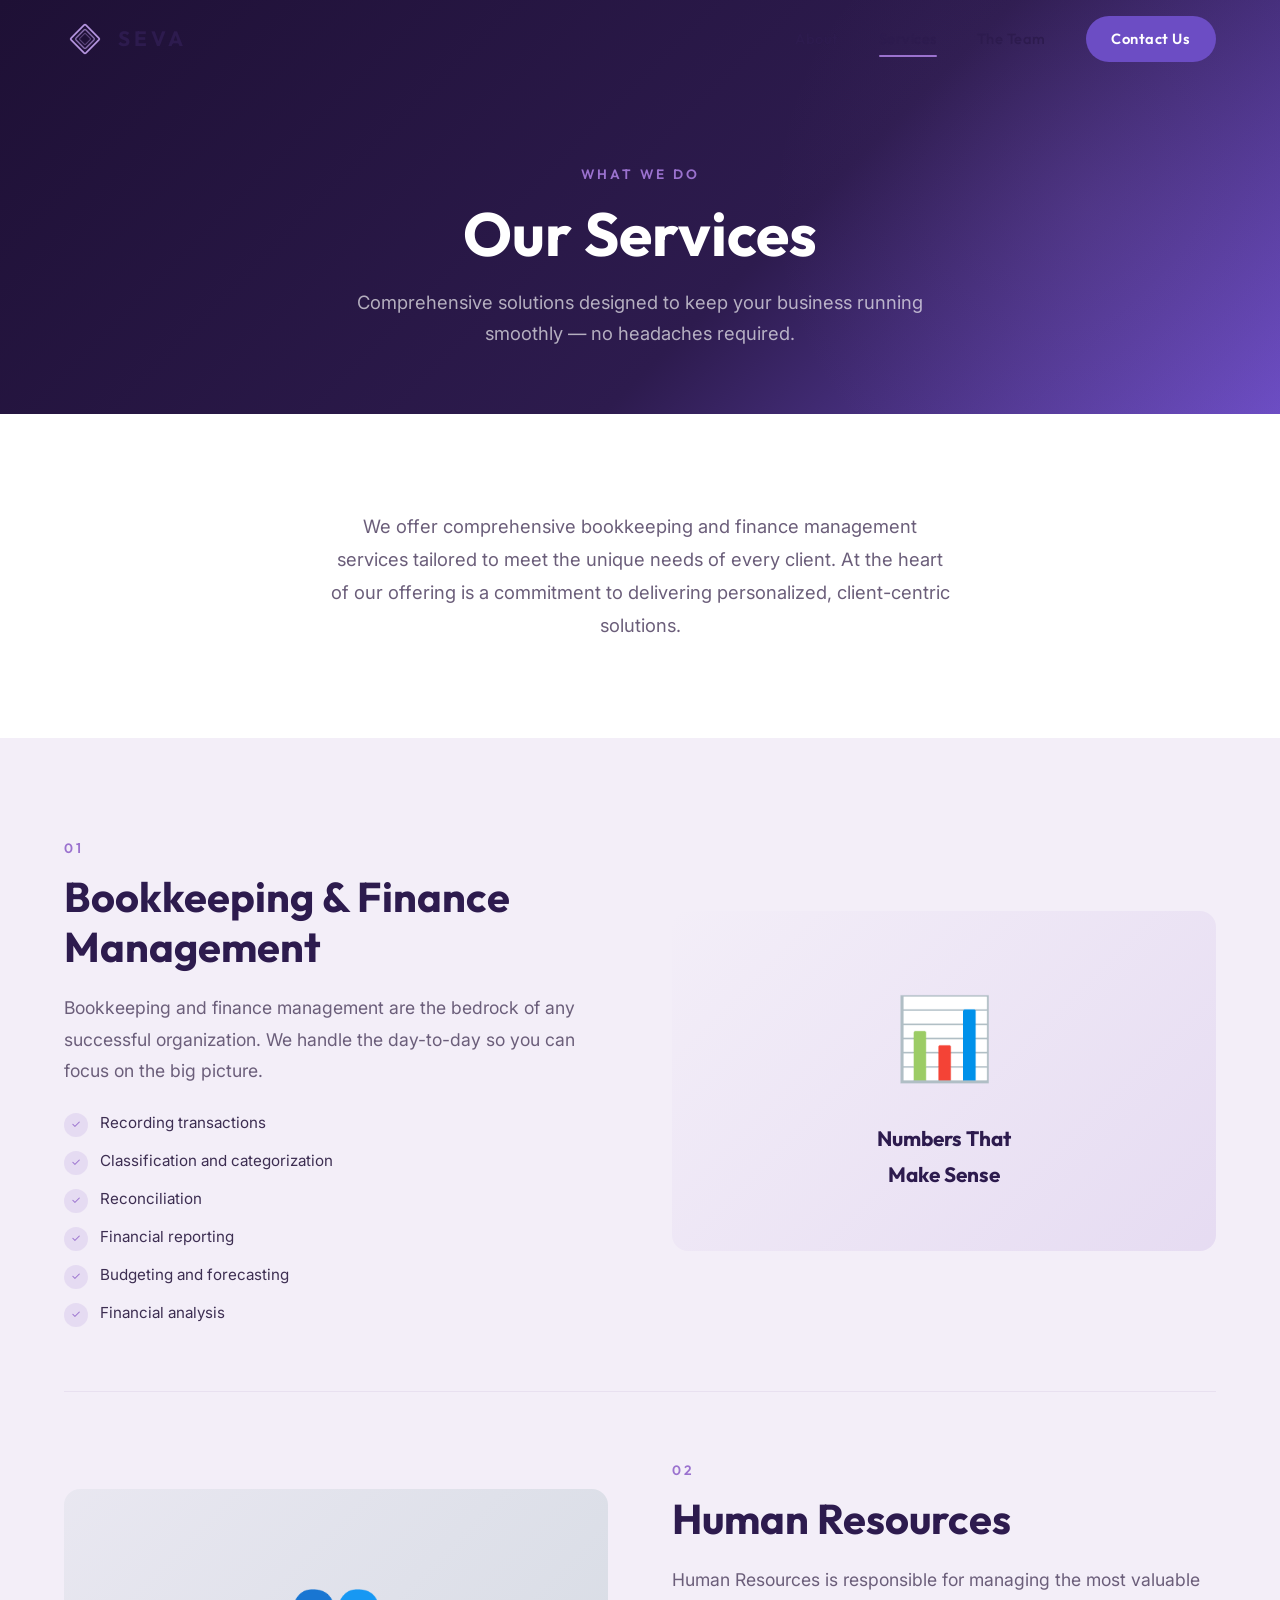
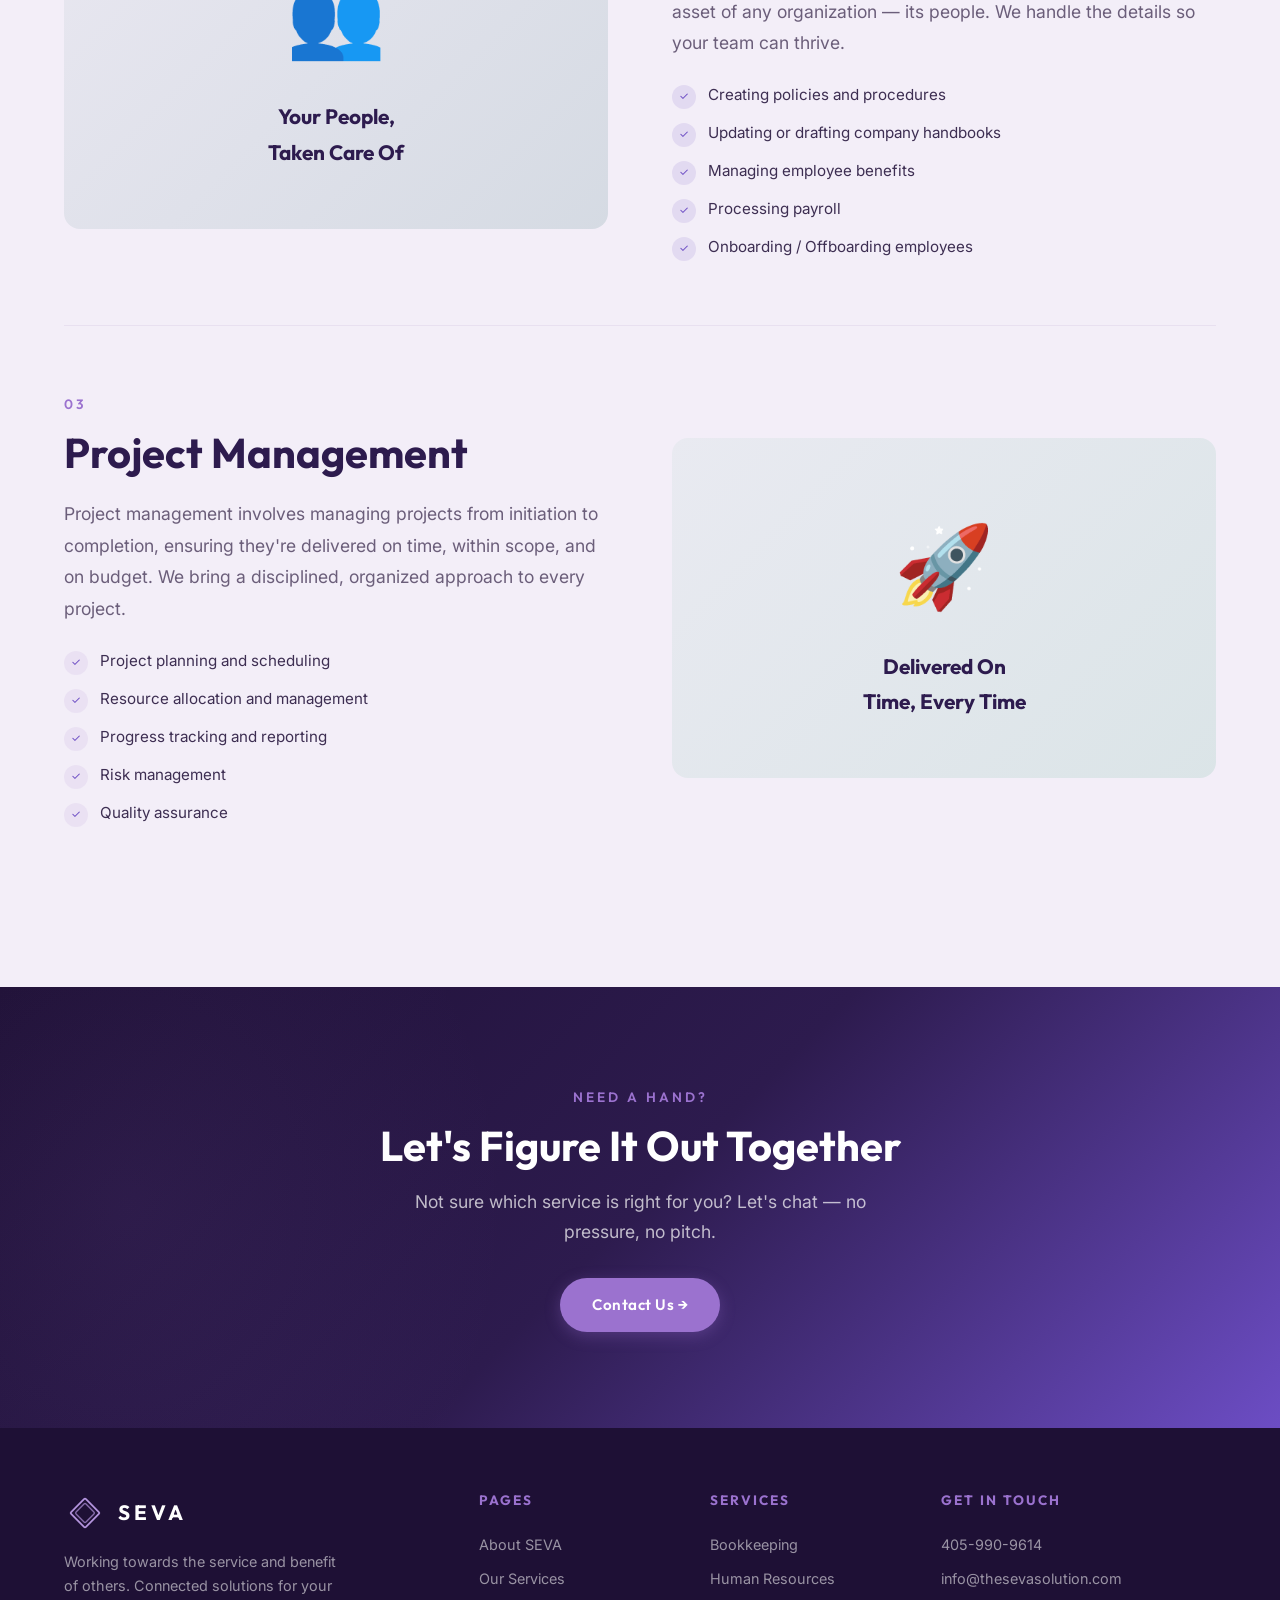
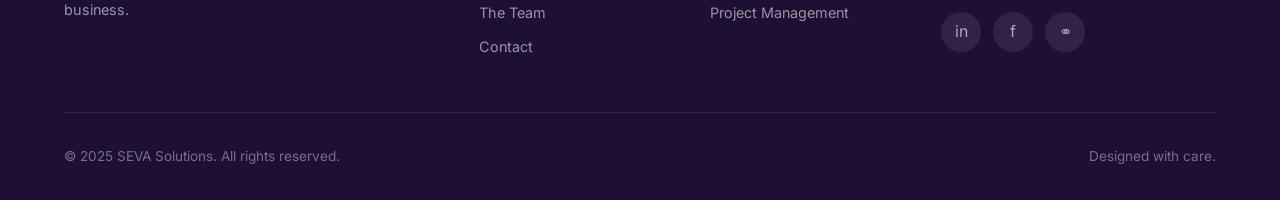
<file: services.html>
<!DOCTYPE html>
<html lang="en">
<head>
  <meta charset="UTF-8">
  <meta name="viewport" content="width=device-width, initial-scale=1.0">
  <title>Our Services — SEVA Solutions</title>
  <meta name="description" content="Bookkeeping, finance management, human resources, and project management services from SEVA Solutions.">
  <link rel="preconnect" href="https://fonts.googleapis.com">
  <link rel="preconnect" href="https://fonts.gstatic.com" crossorigin>
  <link href="https://fonts.googleapis.com/css2?family=Inter:wght@400;500;600&family=Outfit:wght@500;600;700;800&display=swap" rel="stylesheet">
  <link rel="stylesheet" href="styles.css">
  <style>
    .service-detail {
      display: grid;
      grid-template-columns: 1fr 1fr;
      gap: 4rem;
      align-items: center;
      padding: 4rem 0;
    }
    .service-detail:not(:last-child) {
      border-bottom: 1px solid var(--gray-200);
    }
    .service-detail.reverse .sd-content { order: 2; }
    .service-detail.reverse .sd-visual { order: 1; }
    .sd-visual {
      border-radius: var(--radius);
      padding: 3rem;
      display: flex;
      align-items: center;
      justify-content: center;
      min-height: 340px;
    }
    .sd-content .task-list {
      margin-top: 1.5rem;
      display: flex;
      flex-direction: column;
      gap: 0.75rem;
    }
    .sd-content .task-list li {
      display: flex;
      align-items: flex-start;
      gap: 0.75rem;
      font-size: 0.95rem;
      color: var(--gray-800);
      line-height: 1.6;
    }
    .sd-content .task-list li .check {
      width: 24px;
      height: 24px;
      min-width: 24px;
      border-radius: 50%;
      display: flex;
      align-items: center;
      justify-content: center;
      font-size: 0.7rem;
      margin-top: 2px;
    }
    @media (max-width: 768px) {
      .service-detail { grid-template-columns: 1fr; gap: 2rem; }
      .service-detail.reverse .sd-content { order: 1; }
      .service-detail.reverse .sd-visual { order: 2; }
    }
  </style>
</head>
<body>

  <!-- Navigation -->
  <nav class="navbar scrolled" id="navbar">
    <div class="container">
      <a href="index.html" class="nav-logo">
        <svg viewBox="0 0 60 60" fill="none" xmlns="http://www.w3.org/2000/svg">
          <rect x="15" y="15" width="30" height="30" rx="2" stroke="#B494DE" stroke-width="2.5" transform="rotate(45 30 30)"/>
          <rect x="20" y="20" width="20" height="20" rx="2" stroke="#B494DE" stroke-width="2" transform="rotate(45 30 30)" opacity="0.7"/>
          <rect x="24" y="24" width="12" height="12" rx="1.5" stroke="#B494DE" stroke-width="1.5" transform="rotate(45 30 30)" opacity="0.4"/>
        </svg>
        SEVA
      </a>
      <div class="nav-links" id="navLinks">
        <a href="about.html">About</a>
        <a href="services.html" class="active">Services</a>
        <a href="team.html">The Team</a>
        <a href="contact.html" class="nav-cta">Contact Us</a>
      </div>
      <button class="nav-toggle" id="navToggle" aria-label="Toggle menu">
        <span></span><span></span><span></span>
      </button>
    </div>
  </nav>

  <!-- Page Header -->
  <section class="page-header">
    <div class="container">
      <div class="section-label" style="color:var(--gold);">What We Do</div>
      <h1>Our Services</h1>
      <p>Comprehensive solutions designed to keep your business running smoothly — no headaches required.</p>
    </div>
  </section>

  <!-- Intro -->
  <section class="section">
    <div class="container" style="text-align:center;max-width:800px;">
      <p class="section-desc reveal" style="margin:0 auto;font-size:1.15rem;">
        We offer comprehensive bookkeeping and finance management services tailored to meet the unique needs of every client. At the heart of our offering is a commitment to delivering personalized, client-centric solutions.
      </p>
    </div>
  </section>

  <!-- Service Details -->
  <section class="section section-alt" style="padding-top:2rem;">
    <div class="container">

      <!-- Bookkeeping -->
      <div class="service-detail reveal">
        <div class="sd-content">
          <div class="section-label">01</div>
          <h2 class="section-title">Bookkeeping &amp; Finance Management</h2>
          <p class="section-desc">Bookkeeping and finance management are the bedrock of any successful organization. We handle the day-to-day so you can focus on the big picture.</p>
          <ul class="task-list">
            <li><span class="check" style="background:var(--gold-glow);color:var(--gold);">&#10003;</span> Recording transactions</li>
            <li><span class="check" style="background:var(--gold-glow);color:var(--gold);">&#10003;</span> Classification and categorization</li>
            <li><span class="check" style="background:var(--gold-glow);color:var(--gold);">&#10003;</span> Reconciliation</li>
            <li><span class="check" style="background:var(--gold-glow);color:var(--gold);">&#10003;</span> Financial reporting</li>
            <li><span class="check" style="background:var(--gold-glow);color:var(--gold);">&#10003;</span> Budgeting and forecasting</li>
            <li><span class="check" style="background:var(--gold-glow);color:var(--gold);">&#10003;</span> Financial analysis</li>
          </ul>
        </div>
        <div class="sd-visual" style="background:linear-gradient(135deg, var(--cream), var(--gold-glow));">
          <div style="text-align:center;">
            <div style="font-size:5rem;margin-bottom:1rem;">&#128202;</div>
            <div style="font-family:var(--font-heading);font-weight:700;font-size:1.3rem;color:var(--navy);">Numbers That<br>Make Sense</div>
          </div>
        </div>
      </div>

      <!-- HR -->
      <div class="service-detail reverse reveal">
        <div class="sd-content">
          <div class="section-label">02</div>
          <h2 class="section-title">Human Resources</h2>
          <p class="section-desc">Human Resources is responsible for managing the most valuable asset of any organization — its people. We handle the details so your team can thrive.</p>
          <ul class="task-list">
            <li><span class="check" style="background:rgba(108,77,196,0.12);color:var(--teal);">&#10003;</span> Creating policies and procedures</li>
            <li><span class="check" style="background:rgba(108,77,196,0.12);color:var(--teal);">&#10003;</span> Updating or drafting company handbooks</li>
            <li><span class="check" style="background:rgba(108,77,196,0.12);color:var(--teal);">&#10003;</span> Managing employee benefits</li>
            <li><span class="check" style="background:rgba(108,77,196,0.12);color:var(--teal);">&#10003;</span> Processing payroll</li>
            <li><span class="check" style="background:rgba(108,77,196,0.12);color:var(--teal);">&#10003;</span> Onboarding / Offboarding employees</li>
          </ul>
        </div>
        <div class="sd-visual" style="background:linear-gradient(135deg, rgba(42,107,107,0.05), rgba(42,107,107,0.15));">
          <div style="text-align:center;">
            <div style="font-size:5rem;margin-bottom:1rem;">&#128101;</div>
            <div style="font-family:var(--font-heading);font-weight:700;font-size:1.3rem;color:var(--navy);">Your People,<br>Taken Care Of</div>
          </div>
        </div>
      </div>

      <!-- Project Management -->
      <div class="service-detail reveal">
        <div class="sd-content">
          <div class="section-label">03</div>
          <h2 class="section-title">Project Management</h2>
          <p class="section-desc">Project management involves managing projects from initiation to completion, ensuring they're delivered on time, within scope, and on budget. We bring a disciplined, organized approach to every project.</p>
          <ul class="task-list">
            <li><span class="check" style="background:rgba(155,114,207,0.1);color:var(--coral);">&#10003;</span> Project planning and scheduling</li>
            <li><span class="check" style="background:rgba(155,114,207,0.1);color:var(--coral);">&#10003;</span> Resource allocation and management</li>
            <li><span class="check" style="background:rgba(155,114,207,0.1);color:var(--coral);">&#10003;</span> Progress tracking and reporting</li>
            <li><span class="check" style="background:rgba(155,114,207,0.1);color:var(--coral);">&#10003;</span> Risk management</li>
            <li><span class="check" style="background:rgba(155,114,207,0.1);color:var(--coral);">&#10003;</span> Quality assurance</li>
          </ul>
        </div>
        <div class="sd-visual" style="background:linear-gradient(135deg, rgba(45,159,111,0.05), rgba(45,159,111,0.12));">
          <div style="text-align:center;">
            <div style="font-size:5rem;margin-bottom:1rem;">&#128640;</div>
            <div style="font-family:var(--font-heading);font-weight:700;font-size:1.3rem;color:var(--navy);">Delivered On<br>Time, Every Time</div>
          </div>
        </div>
      </div>

    </div>
  </section>

  <!-- CTA -->
  <section class="cta-section">
    <div class="container">
      <div class="section-label">Need a hand?</div>
      <h2>Let's Figure It Out Together</h2>
      <p>Not sure which service is right for you? Let's chat — no pressure, no pitch.</p>
      <a href="contact.html" class="btn btn-gold">Contact Us &rarr;</a>
    </div>
  </section>

  <!-- Footer -->
  <footer class="footer">
    <div class="container">
      <div class="footer-grid">
        <div class="footer-brand">
          <a href="index.html" class="nav-logo" style="color:var(--white);">
            <svg viewBox="0 0 60 60" fill="none" xmlns="http://www.w3.org/2000/svg" width="36" height="36">
              <rect x="15" y="15" width="30" height="30" rx="2" stroke="#B494DE" stroke-width="2.5" transform="rotate(45 30 30)"/>
              <rect x="20" y="20" width="20" height="20" rx="2" stroke="#B494DE" stroke-width="2" transform="rotate(45 30 30)" opacity="0.7"/>
            </svg>
            SEVA
          </a>
          <p>Working towards the service and benefit of others. Connected solutions for your business.</p>
        </div>
        <div>
          <h4>Pages</h4>
          <div class="footer-links">
            <a href="about.html">About SEVA</a>
            <a href="services.html">Our Services</a>
            <a href="team.html">The Team</a>
            <a href="contact.html">Contact</a>
          </div>
        </div>
        <div>
          <h4>Services</h4>
          <div class="footer-links">
            <a href="services.html">Bookkeeping</a>
            <a href="services.html">Human Resources</a>
            <a href="services.html">Project Management</a>
          </div>
        </div>
        <div>
          <h4>Get In Touch</h4>
          <div class="footer-links">
            <a href="tel:4059909614">405-990-9614</a>
            <a href="mailto:info@thesevasolution.com">info@thesevasolution.com</a>
          </div>
          <div class="footer-social">
            <a href="https://www.linkedin.com/company/seva/about/" target="_blank" rel="noopener" aria-label="LinkedIn">in</a>
            <a href="https://www.facebook.com/profile.php?id=100067844693832" target="_blank" rel="noopener" aria-label="Facebook">f</a>
            <a href="https://www.instagram.com/sevasolutions" target="_blank" rel="noopener" aria-label="Instagram">&#9901;</a>
          </div>
        </div>
      </div>
      <div class="footer-bottom">
        <span>&copy; 2025 SEVA Solutions. All rights reserved.</span>
        <span>Designed with care.</span>
      </div>
    </div>
  </footer>

  <script>
    const navbar = document.getElementById('navbar');
    window.addEventListener('scroll', () => navbar.classList.toggle('scrolled', window.scrollY > 50));
    const navToggle = document.getElementById('navToggle');
    const navLinks = document.getElementById('navLinks');
    navToggle.addEventListener('click', () => navLinks.classList.toggle('open'));
    const reveals = document.querySelectorAll('.reveal');
    const revealObserver = new IntersectionObserver((entries) => {
      entries.forEach(entry => { if (entry.isIntersecting) entry.target.classList.add('visible'); });
    }, { threshold: 0.15 });
    reveals.forEach(el => revealObserver.observe(el));
  </script>
</body>
</html>
</file>
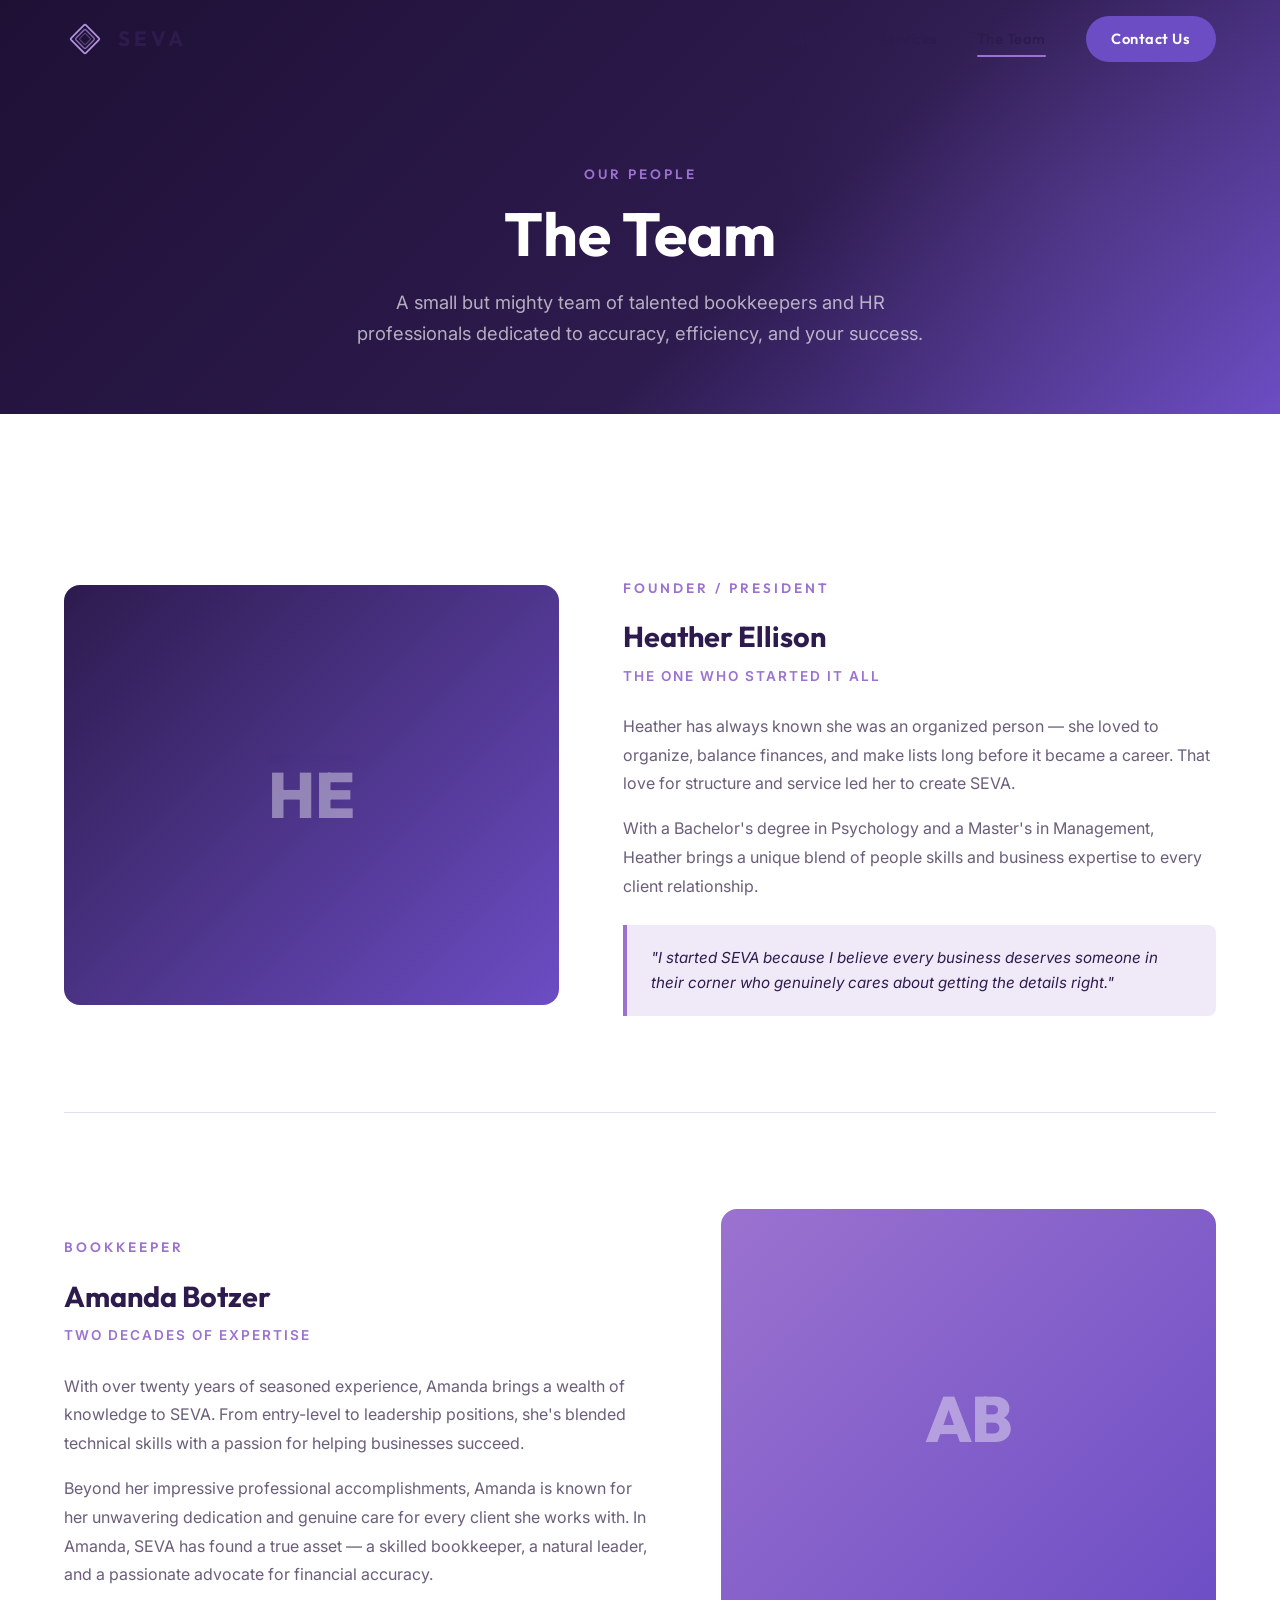
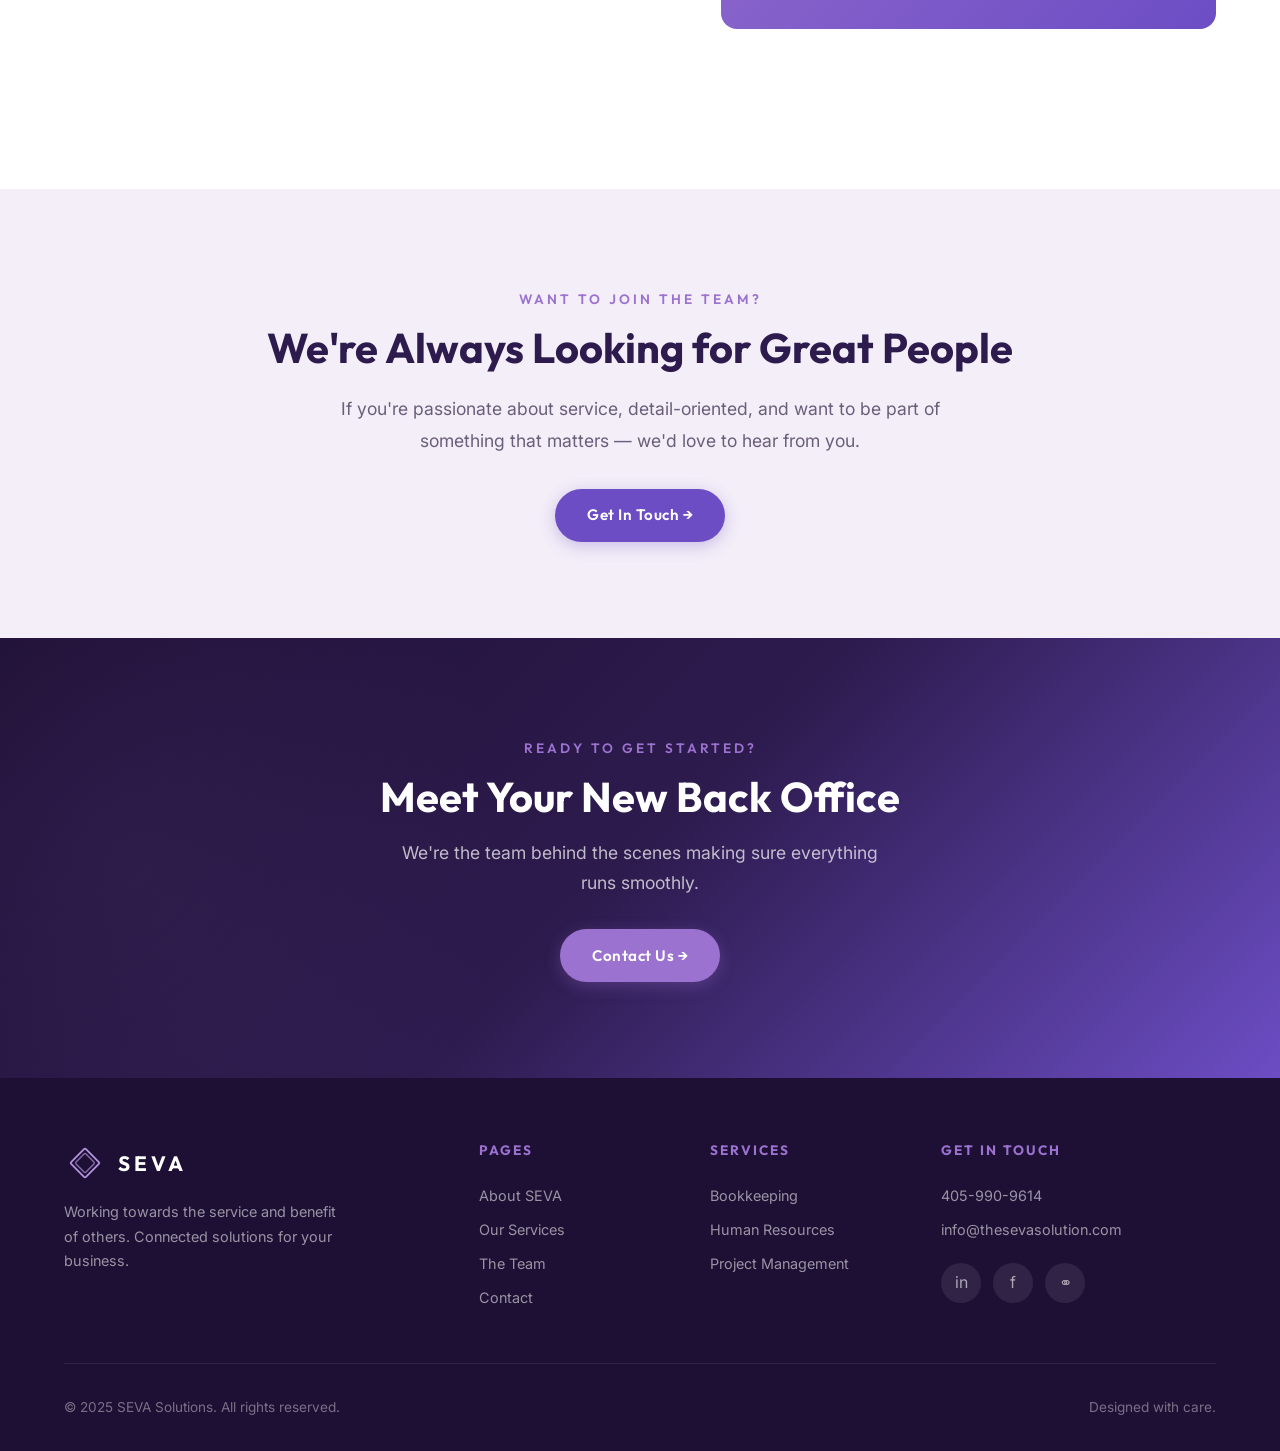
<file: team.html>
<!DOCTYPE html>
<html lang="en">
<head>
  <meta charset="UTF-8">
  <meta name="viewport" content="width=device-width, initial-scale=1.0">
  <title>The Team — SEVA Solutions</title>
  <meta name="description" content="Meet the talented team behind SEVA Solutions — experienced bookkeepers and HR professionals.">
  <link rel="preconnect" href="https://fonts.googleapis.com">
  <link rel="preconnect" href="https://fonts.gstatic.com" crossorigin>
  <link href="https://fonts.googleapis.com/css2?family=Inter:wght@400;500;600&family=Outfit:wght@500;600;700;800&display=swap" rel="stylesheet">
  <link rel="stylesheet" href="styles.css">
  <style>
    .team-feature {
      display: grid;
      grid-template-columns: 1fr 1.2fr;
      gap: 4rem;
      align-items: center;
      padding: 4rem 0;
    }
    .team-feature.reverse { direction: rtl; }
    .team-feature.reverse > * { direction: ltr; }
    .tf-photo {
      border-radius: var(--radius);
      overflow: hidden;
      position: relative;
      min-height: 420px;
      display: flex;
      align-items: center;
      justify-content: center;
    }
    .tf-photo .initials {
      font-family: var(--font-heading);
      font-size: 4rem;
      font-weight: 800;
      color: var(--white);
      opacity: 0.4;
    }
    .tf-content .name {
      font-family: var(--font-heading);
      font-size: 1.8rem;
      font-weight: 700;
      margin-bottom: 0.25rem;
    }
    .tf-content .role {
      color: var(--gold);
      font-weight: 600;
      font-size: 0.85rem;
      letter-spacing: 2px;
      text-transform: uppercase;
      margin-bottom: 1.5rem;
    }
    .tf-content p {
      color: var(--gray-600);
      font-size: 1rem;
      line-height: 1.8;
      margin-bottom: 1rem;
    }
    .tf-content .quote-box {
      background: var(--gold-glow);
      border-left: 4px solid var(--gold);
      padding: 1.25rem 1.5rem;
      border-radius: 0 var(--radius-sm) var(--radius-sm) 0;
      margin-top: 1.5rem;
      font-style: italic;
      color: var(--navy);
      font-size: 0.95rem;
      line-height: 1.7;
    }
    @media (max-width: 768px) {
      .team-feature { grid-template-columns: 1fr; gap: 2rem; }
      .team-feature.reverse { direction: ltr; }
      .tf-photo { min-height: 300px; }
    }
  </style>
</head>
<body>

  <!-- Navigation -->
  <nav class="navbar scrolled" id="navbar">
    <div class="container">
      <a href="index.html" class="nav-logo">
        <svg viewBox="0 0 60 60" fill="none" xmlns="http://www.w3.org/2000/svg">
          <rect x="15" y="15" width="30" height="30" rx="2" stroke="#B494DE" stroke-width="2.5" transform="rotate(45 30 30)"/>
          <rect x="20" y="20" width="20" height="20" rx="2" stroke="#B494DE" stroke-width="2" transform="rotate(45 30 30)" opacity="0.7"/>
          <rect x="24" y="24" width="12" height="12" rx="1.5" stroke="#B494DE" stroke-width="1.5" transform="rotate(45 30 30)" opacity="0.4"/>
        </svg>
        SEVA
      </a>
      <div class="nav-links" id="navLinks">
        <a href="about.html">About</a>
        <a href="services.html">Services</a>
        <a href="team.html" class="active">The Team</a>
        <a href="contact.html" class="nav-cta">Contact Us</a>
      </div>
      <button class="nav-toggle" id="navToggle" aria-label="Toggle menu">
        <span></span><span></span><span></span>
      </button>
    </div>
  </nav>

  <!-- Page Header -->
  <section class="page-header">
    <div class="container">
      <div class="section-label" style="color:var(--gold);">Our People</div>
      <h1>The Team</h1>
      <p>A small but mighty team of talented bookkeepers and HR professionals dedicated to accuracy, efficiency, and your success.</p>
    </div>
  </section>

  <!-- Team Members -->
  <section class="section">
    <div class="container">

      <!-- Heather -->
      <div class="team-feature reveal">
        <div class="tf-photo" style="background:linear-gradient(135deg, var(--navy), var(--teal));">
          <div class="initials">HE</div>
        </div>
        <div class="tf-content">
          <div class="section-label">Founder / President</div>
          <div class="name">Heather Ellison</div>
          <div class="role">The One Who Started It All</div>
          <p>Heather has always known she was an organized person — she loved to organize, balance finances, and make lists long before it became a career. That love for structure and service led her to create SEVA.</p>
          <p>With a Bachelor's degree in Psychology and a Master's in Management, Heather brings a unique blend of people skills and business expertise to every client relationship.</p>
          <div class="quote-box">
            "I started SEVA because I believe every business deserves someone in their corner who genuinely cares about getting the details right."
          </div>
        </div>
      </div>

      <!-- Divider -->
      <div style="height:1px;background:var(--gray-200);margin:2rem 0;"></div>

      <!-- Amanda -->
      <div class="team-feature reverse reveal">
        <div class="tf-photo" style="background:linear-gradient(135deg, var(--gold), var(--coral));">
          <div class="initials">AB</div>
        </div>
        <div class="tf-content">
          <div class="section-label">Bookkeeper</div>
          <div class="name">Amanda Botzer</div>
          <div class="role">Two Decades of Expertise</div>
          <p>With over twenty years of seasoned experience, Amanda brings a wealth of knowledge to SEVA. From entry-level to leadership positions, she's blended technical skills with a passion for helping businesses succeed.</p>
          <p>Beyond her impressive professional accomplishments, Amanda is known for her unwavering dedication and genuine care for every client she works with. In Amanda, SEVA has found a true asset — a skilled bookkeeper, a natural leader, and a passionate advocate for financial accuracy.</p>
        </div>
      </div>

    </div>
  </section>

  <!-- Join CTA -->
  <section class="section section-alt">
    <div class="container" style="text-align:center;">
      <div class="section-label">Want to join the team?</div>
      <h2 class="section-title">We're Always Looking for Great People</h2>
      <p class="section-desc" style="margin:0 auto 2rem;">If you're passionate about service, detail-oriented, and want to be part of something that matters — we'd love to hear from you.</p>
      <a href="contact.html" class="btn btn-primary">Get In Touch &rarr;</a>
    </div>
  </section>

  <!-- CTA -->
  <section class="cta-section">
    <div class="container">
      <div class="section-label">Ready to get started?</div>
      <h2>Meet Your New Back Office</h2>
      <p>We're the team behind the scenes making sure everything runs smoothly.</p>
      <a href="contact.html" class="btn btn-gold">Contact Us &rarr;</a>
    </div>
  </section>

  <!-- Footer -->
  <footer class="footer">
    <div class="container">
      <div class="footer-grid">
        <div class="footer-brand">
          <a href="index.html" class="nav-logo" style="color:var(--white);">
            <svg viewBox="0 0 60 60" fill="none" xmlns="http://www.w3.org/2000/svg" width="36" height="36">
              <rect x="15" y="15" width="30" height="30" rx="2" stroke="#B494DE" stroke-width="2.5" transform="rotate(45 30 30)"/>
              <rect x="20" y="20" width="20" height="20" rx="2" stroke="#B494DE" stroke-width="2" transform="rotate(45 30 30)" opacity="0.7"/>
            </svg>
            SEVA
          </a>
          <p>Working towards the service and benefit of others. Connected solutions for your business.</p>
        </div>
        <div>
          <h4>Pages</h4>
          <div class="footer-links">
            <a href="about.html">About SEVA</a>
            <a href="services.html">Our Services</a>
            <a href="team.html">The Team</a>
            <a href="contact.html">Contact</a>
          </div>
        </div>
        <div>
          <h4>Services</h4>
          <div class="footer-links">
            <a href="services.html">Bookkeeping</a>
            <a href="services.html">Human Resources</a>
            <a href="services.html">Project Management</a>
          </div>
        </div>
        <div>
          <h4>Get In Touch</h4>
          <div class="footer-links">
            <a href="tel:4059909614">405-990-9614</a>
            <a href="mailto:info@thesevasolution.com">info@thesevasolution.com</a>
          </div>
          <div class="footer-social">
            <a href="https://www.linkedin.com/company/seva/about/" target="_blank" rel="noopener" aria-label="LinkedIn">in</a>
            <a href="https://www.facebook.com/profile.php?id=100067844693832" target="_blank" rel="noopener" aria-label="Facebook">f</a>
            <a href="https://www.instagram.com/sevasolutions" target="_blank" rel="noopener" aria-label="Instagram">&#9901;</a>
          </div>
        </div>
      </div>
      <div class="footer-bottom">
        <span>&copy; 2025 SEVA Solutions. All rights reserved.</span>
        <span>Designed with care.</span>
      </div>
    </div>
  </footer>

  <script>
    const navbar = document.getElementById('navbar');
    window.addEventListener('scroll', () => navbar.classList.toggle('scrolled', window.scrollY > 50));
    const navToggle = document.getElementById('navToggle');
    const navLinks = document.getElementById('navLinks');
    navToggle.addEventListener('click', () => navLinks.classList.toggle('open'));
    const reveals = document.querySelectorAll('.reveal');
    const revealObserver = new IntersectionObserver((entries) => {
      entries.forEach(entry => { if (entry.isIntersecting) entry.target.classList.add('visible'); });
    }, { threshold: 0.15 });
    reveals.forEach(el => revealObserver.observe(el));
  </script>
</body>
</html>
</file>
<file: styles.css>
/* ============================================
   SEVA SOLUTIONS — Global Stylesheet
   Color Palette: Purple
     Primary:  #9B72CF (Soft Purple)
     Dark:     #2D1B4E (Deep Purple)
     Mid:      #7B5EA7 (Medium Purple)
     Accent:   #6C4DC4 (Vivid Purple)
     Light:    #F3EEF8
   ============================================ */

/* ---------- Reset & Base ---------- */
*, *::before, *::after { box-sizing: border-box; margin: 0; padding: 0; }

:root {
  --gold: #9B72CF;
  --gold-light: #B494DE;
  --gold-glow: rgba(155, 114, 207, 0.15);
  --navy: #2D1B4E;
  --navy-dark: #1E1035;
  --navy-light: #4A3270;
  --teal: #6C4DC4;
  --teal-light: #7B5EA7;
  --coral: #6C4DC4;
  --coral-light: #7B5EA7;
  --cream: #F3EEF8;
  --white: #FFFFFF;
  --gray-100: #F8F5FA;
  --gray-200: #E8E0F0;
  --gray-300: #D0C4DE;
  --gray-600: #6B5E7A;
  --gray-800: #3D2E52;
  --font-heading: 'Outfit', sans-serif;
  --font-body: 'Inter', sans-serif;
  --max-width: 1200px;
  --radius: 16px;
  --radius-sm: 8px;
  --shadow: 0 4px 24px rgba(0,0,0,0.06);
  --shadow-lg: 0 12px 48px rgba(0,0,0,0.1);
  --transition: 0.3s cubic-bezier(0.4, 0, 0.2, 1);
}

html { scroll-behavior: smooth; font-size: 16px; }

body {
  font-family: var(--font-body);
  color: var(--navy);
  background: var(--white);
  line-height: 1.7;
  -webkit-font-smoothing: antialiased;
  overflow-x: hidden;
}

img { max-width: 100%; height: auto; display: block; }
a { text-decoration: none; color: inherit; transition: var(--transition); }
ul { list-style: none; }

.container {
  width: 90%;
  max-width: var(--max-width);
  margin: 0 auto;
}

/* ---------- Typography ---------- */
h1, h2, h3, h4 { font-family: var(--font-heading); font-weight: 700; line-height: 1.2; }
h1 { font-size: clamp(2.4rem, 5vw, 3.8rem); }
h2 { font-size: clamp(1.8rem, 3.5vw, 2.6rem); }
h3 { font-size: clamp(1.2rem, 2vw, 1.5rem); }

.section-label {
  font-family: var(--font-heading);
  font-size: 0.85rem;
  font-weight: 600;
  letter-spacing: 3px;
  text-transform: uppercase;
  color: var(--gold);
  margin-bottom: 0.75rem;
  display: inline-block;
}

.section-title {
  margin-bottom: 1.25rem;
  color: var(--navy);
}

.section-desc {
  font-size: 1.1rem;
  color: var(--gray-600);
  max-width: 620px;
  line-height: 1.8;
}

/* ---------- Buttons ---------- */
.btn {
  display: inline-flex;
  align-items: center;
  gap: 0.5rem;
  padding: 0.85rem 2rem;
  border-radius: 50px;
  font-family: var(--font-heading);
  font-weight: 600;
  font-size: 0.95rem;
  letter-spacing: 0.5px;
  cursor: pointer;
  border: none;
  transition: var(--transition);
  position: relative;
  overflow: hidden;
}

.btn-primary {
  background: var(--coral);
  color: var(--white);
  box-shadow: 0 4px 16px rgba(108, 77, 196, 0.3);
}
.btn-primary:hover {
  background: var(--coral-light);
  transform: translateY(-2px);
  box-shadow: 0 6px 24px rgba(108, 77, 196, 0.4);
}

.btn-outline {
  background: transparent;
  color: var(--navy);
  border: 2px solid var(--navy);
}
.btn-outline:hover {
  background: var(--navy);
  color: var(--white);
  transform: translateY(-2px);
}

.btn-gold {
  background: var(--gold);
  color: var(--white);
  box-shadow: 0 4px 16px rgba(155, 114, 207, 0.3);
}
.btn-gold:hover {
  background: var(--gold-light);
  transform: translateY(-2px);
  box-shadow: 0 6px 24px rgba(155, 114, 207, 0.4);
}

/* ---------- Navigation ---------- */
.navbar {
  position: fixed;
  top: 0;
  left: 0;
  right: 0;
  z-index: 1000;
  padding: 1rem 0;
  transition: var(--transition);
  background: transparent;
}

.navbar.scrolled {
  background: rgba(255, 255, 255, 0.95);
  backdrop-filter: blur(12px);
  box-shadow: 0 2px 24px rgba(0,0,0,0.06);
  padding: 0.6rem 0;
}

.navbar .container {
  display: flex;
  align-items: center;
  justify-content: space-between;
}

.nav-logo {
  display: flex;
  align-items: center;
  gap: 0.75rem;
  font-family: var(--font-heading);
  font-weight: 700;
  font-size: 1.3rem;
  letter-spacing: 4px;
  color: var(--navy);
}

.nav-logo svg {
  width: 42px;
  height: 42px;
}

.nav-links {
  display: flex;
  align-items: center;
  gap: 2.5rem;
}

.nav-links a {
  font-family: var(--font-heading);
  font-weight: 500;
  font-size: 0.92rem;
  letter-spacing: 0.5px;
  color: var(--navy);
  position: relative;
  padding: 0.25rem 0;
}

.nav-links a::after {
  content: '';
  position: absolute;
  bottom: -2px;
  left: 0;
  width: 0;
  height: 2px;
  background: var(--gold);
  border-radius: 2px;
  transition: var(--transition);
}

.nav-links a:hover::after,
.nav-links a.active::after {
  width: 100%;
}

.nav-cta {
  padding: 0.65rem 1.6rem !important;
  background: var(--coral);
  color: var(--white) !important;
  border-radius: 50px;
  font-weight: 600 !important;
}
.nav-cta::after { display: none !important; }
.nav-cta:hover {
  background: var(--coral-light);
  transform: translateY(-1px);
}

/* Mobile Nav Toggle */
.nav-toggle {
  display: none;
  flex-direction: column;
  gap: 5px;
  cursor: pointer;
  background: none;
  border: none;
  padding: 4px;
}

.nav-toggle span {
  width: 26px;
  height: 2.5px;
  background: var(--navy);
  border-radius: 2px;
  transition: var(--transition);
}

/* ---------- Hero Section ---------- */
.hero {
  min-height: 100vh;
  display: flex;
  align-items: center;
  position: relative;
  overflow: hidden;
  background: linear-gradient(135deg, var(--cream) 0%, #EDE8E0 50%, #E0DDD6 100%);
}

.hero::before {
  content: '';
  position: absolute;
  top: -50%;
  right: -20%;
  width: 70%;
  height: 140%;
  background: radial-gradient(ellipse, var(--gold-glow), transparent 70%);
  pointer-events: none;
}

.hero .container {
  display: grid;
  grid-template-columns: 1fr 1fr;
  gap: 4rem;
  align-items: center;
  padding: 8rem 0 4rem;
}

.hero-content { position: relative; z-index: 2; }

.hero-badge {
  display: inline-flex;
  align-items: center;
  gap: 0.5rem;
  padding: 0.5rem 1.2rem;
  border-radius: 50px;
  background: var(--gold-glow);
  border: 1px solid rgba(155, 114, 207, 0.2);
  color: var(--gold);
  font-size: 0.82rem;
  font-weight: 600;
  letter-spacing: 1px;
  text-transform: uppercase;
  margin-bottom: 1.5rem;
}

.hero h1 { margin-bottom: 1.5rem; }

.hero h1 span {
  display: block;
  background: linear-gradient(135deg, var(--gold) 0%, var(--coral) 100%);
  -webkit-background-clip: text;
  -webkit-text-fill-color: transparent;
  background-clip: text;
}

.hero-desc {
  font-size: 1.15rem;
  color: var(--gray-600);
  line-height: 1.85;
  margin-bottom: 2.5rem;
  max-width: 500px;
}

.hero-buttons {
  display: flex;
  gap: 1rem;
  flex-wrap: wrap;
}

.hero-visual {
  position: relative;
  display: flex;
  justify-content: center;
  align-items: center;
}

.hero-card {
  width: 100%;
  max-width: 480px;
  background: var(--white);
  border-radius: var(--radius);
  padding: 3rem;
  box-shadow: var(--shadow-lg);
  position: relative;
  z-index: 2;
}

.hero-card::before {
  content: '';
  position: absolute;
  top: -2px;
  left: -2px;
  right: -2px;
  bottom: -2px;
  background: linear-gradient(135deg, var(--gold), var(--coral), var(--teal));
  border-radius: calc(var(--radius) + 2px);
  z-index: -1;
  opacity: 0.5;
}

.floating-badge {
  position: absolute;
  background: var(--white);
  border-radius: var(--radius-sm);
  padding: 0.8rem 1.2rem;
  box-shadow: var(--shadow);
  display: flex;
  align-items: center;
  gap: 0.6rem;
  font-size: 0.85rem;
  font-weight: 600;
  z-index: 3;
  animation: float 3s ease-in-out infinite;
}

.floating-badge.top-right {
  top: -1rem;
  right: -1.5rem;
  animation-delay: 0.5s;
}

.floating-badge.bottom-left {
  bottom: -1rem;
  left: -1.5rem;
  animation-delay: 1s;
}

.floating-badge .icon {
  width: 36px;
  height: 36px;
  border-radius: 50%;
  display: flex;
  align-items: center;
  justify-content: center;
  font-size: 1.1rem;
}

@keyframes float {
  0%, 100% { transform: translateY(0); }
  50% { transform: translateY(-8px); }
}

/* ---------- Stats Bar ---------- */
.stats-bar {
  padding: 4rem 0;
  background: var(--navy);
  color: var(--white);
}

.stats-bar .container {
  display: grid;
  grid-template-columns: repeat(4, 1fr);
  gap: 2rem;
  text-align: center;
}

.stat-item h3 {
  font-size: 2.4rem;
  color: var(--gold);
  margin-bottom: 0.3rem;
}

.stat-item p {
  font-size: 0.9rem;
  opacity: 0.7;
  letter-spacing: 1px;
  text-transform: uppercase;
}

/* ---------- Section Padding ---------- */
.section {
  padding: 6rem 0;
}

.section-alt {
  background: var(--cream);
}

.section-dark {
  background: var(--navy);
  color: var(--white);
}

.section-dark .section-label { color: var(--gold); }
.section-dark .section-title { color: var(--white); }
.section-dark .section-desc { color: rgba(255,255,255,0.65); }

/* ---------- Service Cards ---------- */
.services-grid {
  display: grid;
  grid-template-columns: repeat(3, 1fr);
  gap: 2rem;
  margin-top: 3rem;
}

.service-card {
  background: var(--white);
  border-radius: var(--radius);
  padding: 2.5rem 2rem;
  box-shadow: var(--shadow);
  transition: var(--transition);
  position: relative;
  overflow: hidden;
}

.service-card::before {
  content: '';
  position: absolute;
  top: 0;
  left: 0;
  right: 0;
  height: 4px;
  background: linear-gradient(90deg, var(--gold), var(--coral));
  transform: scaleX(0);
  transition: var(--transition);
}

.service-card:hover {
  transform: translateY(-6px);
  box-shadow: var(--shadow-lg);
}

.service-card:hover::before {
  transform: scaleX(1);
}

.service-card .card-icon {
  width: 56px;
  height: 56px;
  border-radius: 14px;
  display: flex;
  align-items: center;
  justify-content: center;
  font-size: 1.5rem;
  margin-bottom: 1.5rem;
}

.service-card h3 {
  margin-bottom: 0.75rem;
  font-size: 1.2rem;
}

.service-card p {
  color: var(--gray-600);
  font-size: 0.95rem;
  line-height: 1.7;
}

.service-card .card-link {
  display: inline-flex;
  align-items: center;
  gap: 0.4rem;
  margin-top: 1.25rem;
  color: var(--coral);
  font-weight: 600;
  font-size: 0.9rem;
}

.service-card .card-link:hover { gap: 0.7rem; }

/* ---------- Industries / Partners ---------- */
.industries-grid {
  display: grid;
  grid-template-columns: repeat(4, 1fr);
  gap: 1.5rem;
  margin-top: 3rem;
}

.industry-card {
  text-align: center;
  padding: 2.5rem 1.5rem;
  background: var(--white);
  border-radius: var(--radius);
  box-shadow: var(--shadow);
  transition: var(--transition);
}

.industry-card:hover {
  transform: translateY(-4px);
  box-shadow: var(--shadow-lg);
}

.industry-card .ind-icon {
  width: 64px;
  height: 64px;
  border-radius: 50%;
  background: var(--gold-glow);
  display: flex;
  align-items: center;
  justify-content: center;
  margin: 0 auto 1.25rem;
  font-size: 1.6rem;
}

.industry-card h4 {
  font-size: 0.85rem;
  letter-spacing: 2px;
  text-transform: uppercase;
  color: var(--navy);
}

/* ---------- About / Vision Section ---------- */
.about-grid {
  display: grid;
  grid-template-columns: 1fr 1fr;
  gap: 4rem;
  align-items: center;
}

.about-img-wrap {
  position: relative;
  border-radius: var(--radius);
  overflow: hidden;
}

.about-img-wrap img {
  width: 100%;
  height: 400px;
  object-fit: cover;
  border-radius: var(--radius);
}

.about-img-wrap::after {
  content: '';
  position: absolute;
  inset: 0;
  border-radius: var(--radius);
  border: 3px solid var(--gold);
  opacity: 0.3;
}

.about-content .highlight-box {
  background: var(--gold-glow);
  border-left: 4px solid var(--gold);
  padding: 1.25rem 1.5rem;
  border-radius: 0 var(--radius-sm) var(--radius-sm) 0;
  margin-top: 1.5rem;
  font-style: italic;
  color: var(--navy);
}

/* ---------- Team Section ---------- */
.team-grid {
  display: grid;
  grid-template-columns: repeat(2, 1fr);
  gap: 3rem;
  margin-top: 3rem;
}

.team-card {
  background: var(--white);
  border-radius: var(--radius);
  overflow: hidden;
  box-shadow: var(--shadow);
  transition: var(--transition);
}

.team-card:hover {
  transform: translateY(-4px);
  box-shadow: var(--shadow-lg);
}

.team-card-img {
  height: 320px;
  background: linear-gradient(135deg, var(--cream), var(--gray-200));
  display: flex;
  align-items: center;
  justify-content: center;
  font-size: 4rem;
  position: relative;
  overflow: hidden;
}

.team-card-img::after {
  content: '';
  position: absolute;
  bottom: 0;
  left: 0;
  right: 0;
  height: 60%;
  background: linear-gradient(to top, var(--white), transparent);
}

.team-card-body {
  padding: 2rem 2rem 2.5rem;
}

.team-card-body h3 { margin-bottom: 0.25rem; }

.team-card-body .role {
  color: var(--gold);
  font-weight: 600;
  font-size: 0.85rem;
  letter-spacing: 1.5px;
  text-transform: uppercase;
  margin-bottom: 1rem;
}

.team-card-body p {
  color: var(--gray-600);
  font-size: 0.95rem;
  line-height: 1.7;
}

/* ---------- CTA Section ---------- */
.cta-section {
  padding: 6rem 0;
  background: linear-gradient(135deg, var(--navy-dark) 0%, var(--navy) 50%, var(--teal) 100%);
  text-align: center;
  color: var(--white);
  position: relative;
  overflow: hidden;
}

.cta-section::before {
  content: '';
  position: absolute;
  top: -50%;
  left: -20%;
  width: 60%;
  height: 200%;
  background: radial-gradient(ellipse, rgba(155, 114, 207, 0.08), transparent 70%);
}

.cta-section h2 {
  margin-bottom: 1rem;
  color: var(--white);
}

.cta-section p {
  opacity: 0.7;
  margin-bottom: 2rem;
  font-size: 1.1rem;
  max-width: 500px;
  margin-left: auto;
  margin-right: auto;
}

/* ---------- Contact Form ---------- */
.contact-grid {
  display: grid;
  grid-template-columns: 1fr 1fr;
  gap: 4rem;
  margin-top: 3rem;
}

.contact-info-card {
  display: flex;
  gap: 1rem;
  padding: 1.5rem;
  border-radius: var(--radius-sm);
  transition: var(--transition);
}

.contact-info-card:hover {
  background: var(--gold-glow);
}

.contact-info-card .ci-icon {
  width: 48px;
  height: 48px;
  min-width: 48px;
  border-radius: 12px;
  background: var(--gold-glow);
  display: flex;
  align-items: center;
  justify-content: center;
  font-size: 1.2rem;
  color: var(--gold);
}

.contact-info-card h4 { margin-bottom: 0.25rem; }
.contact-info-card p { color: var(--gray-600); font-size: 0.95rem; }

.contact-form {
  display: flex;
  flex-direction: column;
  gap: 1.25rem;
}

.form-group { position: relative; }

.form-group input,
.form-group textarea {
  width: 100%;
  padding: 1rem 1.25rem;
  border: 2px solid var(--gray-200);
  border-radius: var(--radius-sm);
  font-family: var(--font-body);
  font-size: 0.95rem;
  color: var(--navy);
  transition: var(--transition);
  background: var(--white);
  outline: none;
}

.form-group input:focus,
.form-group textarea:focus {
  border-color: var(--gold);
  box-shadow: 0 0 0 4px var(--gold-glow);
}

.form-group textarea { min-height: 140px; resize: vertical; }

.form-row {
  display: grid;
  grid-template-columns: 1fr 1fr;
  gap: 1.25rem;
}

/* ---------- Footer ---------- */
.footer {
  background: var(--navy-dark);
  color: var(--white);
  padding: 4rem 0 2rem;
}

.footer-grid {
  display: grid;
  grid-template-columns: 2fr 1fr 1fr 1.5fr;
  gap: 3rem;
  margin-bottom: 3rem;
}

.footer-brand p {
  color: rgba(255,255,255,0.55);
  font-size: 0.9rem;
  line-height: 1.7;
  margin-top: 1rem;
  max-width: 280px;
}

.footer h4 {
  font-size: 0.85rem;
  letter-spacing: 2px;
  text-transform: uppercase;
  color: var(--gold);
  margin-bottom: 1.25rem;
}

.footer-links a {
  display: block;
  padding: 0.3rem 0;
  color: rgba(255,255,255,0.55);
  font-size: 0.9rem;
  transition: var(--transition);
}

.footer-links a:hover {
  color: var(--white);
  padding-left: 0.3rem;
}

.footer-social {
  display: flex;
  gap: 0.75rem;
  margin-top: 1rem;
}

.footer-social a {
  width: 40px;
  height: 40px;
  border-radius: 50%;
  background: rgba(255,255,255,0.08);
  display: flex;
  align-items: center;
  justify-content: center;
  color: rgba(255,255,255,0.6);
  font-size: 1rem;
  transition: var(--transition);
}

.footer-social a:hover {
  background: var(--gold);
  color: var(--white);
  transform: translateY(-2px);
}

.footer-bottom {
  border-top: 1px solid rgba(255,255,255,0.08);
  padding-top: 2rem;
  display: flex;
  justify-content: space-between;
  align-items: center;
  color: rgba(255,255,255,0.4);
  font-size: 0.85rem;
}

/* ---------- Page Headers ---------- */
.page-header {
  padding: 10rem 0 4rem;
  background: linear-gradient(135deg, var(--navy-dark) 0%, var(--navy) 60%, var(--teal) 100%);
  text-align: center;
  color: var(--white);
  position: relative;
  overflow: hidden;
}

.page-header::before {
  content: '';
  position: absolute;
  top: -30%;
  right: -10%;
  width: 50%;
  height: 160%;
  background: radial-gradient(ellipse, rgba(155,114,207,0.1), transparent 70%);
}

.page-header h1 {
  color: var(--white);
  margin-bottom: 1rem;
  position: relative;
}

.page-header p {
  color: rgba(255,255,255,0.65);
  font-size: 1.15rem;
  max-width: 600px;
  margin: 0 auto;
  position: relative;
}

/* ---------- Scroll Animations ---------- */
.reveal {
  opacity: 0;
  transform: translateY(30px);
  transition: opacity 0.6s ease, transform 0.6s ease;
}

.reveal.visible {
  opacity: 1;
  transform: translateY(0);
}

/* ---------- Responsive ---------- */
@media (max-width: 1024px) {
  .hero .container { grid-template-columns: 1fr; text-align: center; }
  .hero-content { order: 1; }
  .hero-visual { order: 0; margin-bottom: 2rem; }
  .hero-desc { margin-left: auto; margin-right: auto; }
  .hero-buttons { justify-content: center; }
  .services-grid { grid-template-columns: repeat(2, 1fr); }
  .about-grid { grid-template-columns: 1fr; }
  .contact-grid { grid-template-columns: 1fr; }
  .footer-grid { grid-template-columns: repeat(2, 1fr); }
  .stats-bar .container { grid-template-columns: repeat(2, 1fr); }
}

@media (max-width: 768px) {
  .nav-links {
    display: none;
    position: fixed;
    top: 0;
    left: 0;
    right: 0;
    bottom: 0;
    background: rgba(255,255,255,0.98);
    backdrop-filter: blur(12px);
    flex-direction: column;
    justify-content: center;
    gap: 2rem;
    z-index: 999;
  }
  .nav-links.open { display: flex; }
  .nav-toggle { display: flex; z-index: 1001; }
  .services-grid { grid-template-columns: 1fr; }
  .industries-grid { grid-template-columns: repeat(2, 1fr); }
  .team-grid { grid-template-columns: 1fr; }
  .footer-grid { grid-template-columns: 1fr; }
  .form-row { grid-template-columns: 1fr; }
  .stats-bar .container { grid-template-columns: 1fr; gap: 1.5rem; }
  .hero { min-height: auto; padding: 6rem 0 3rem; }
}
</file>
